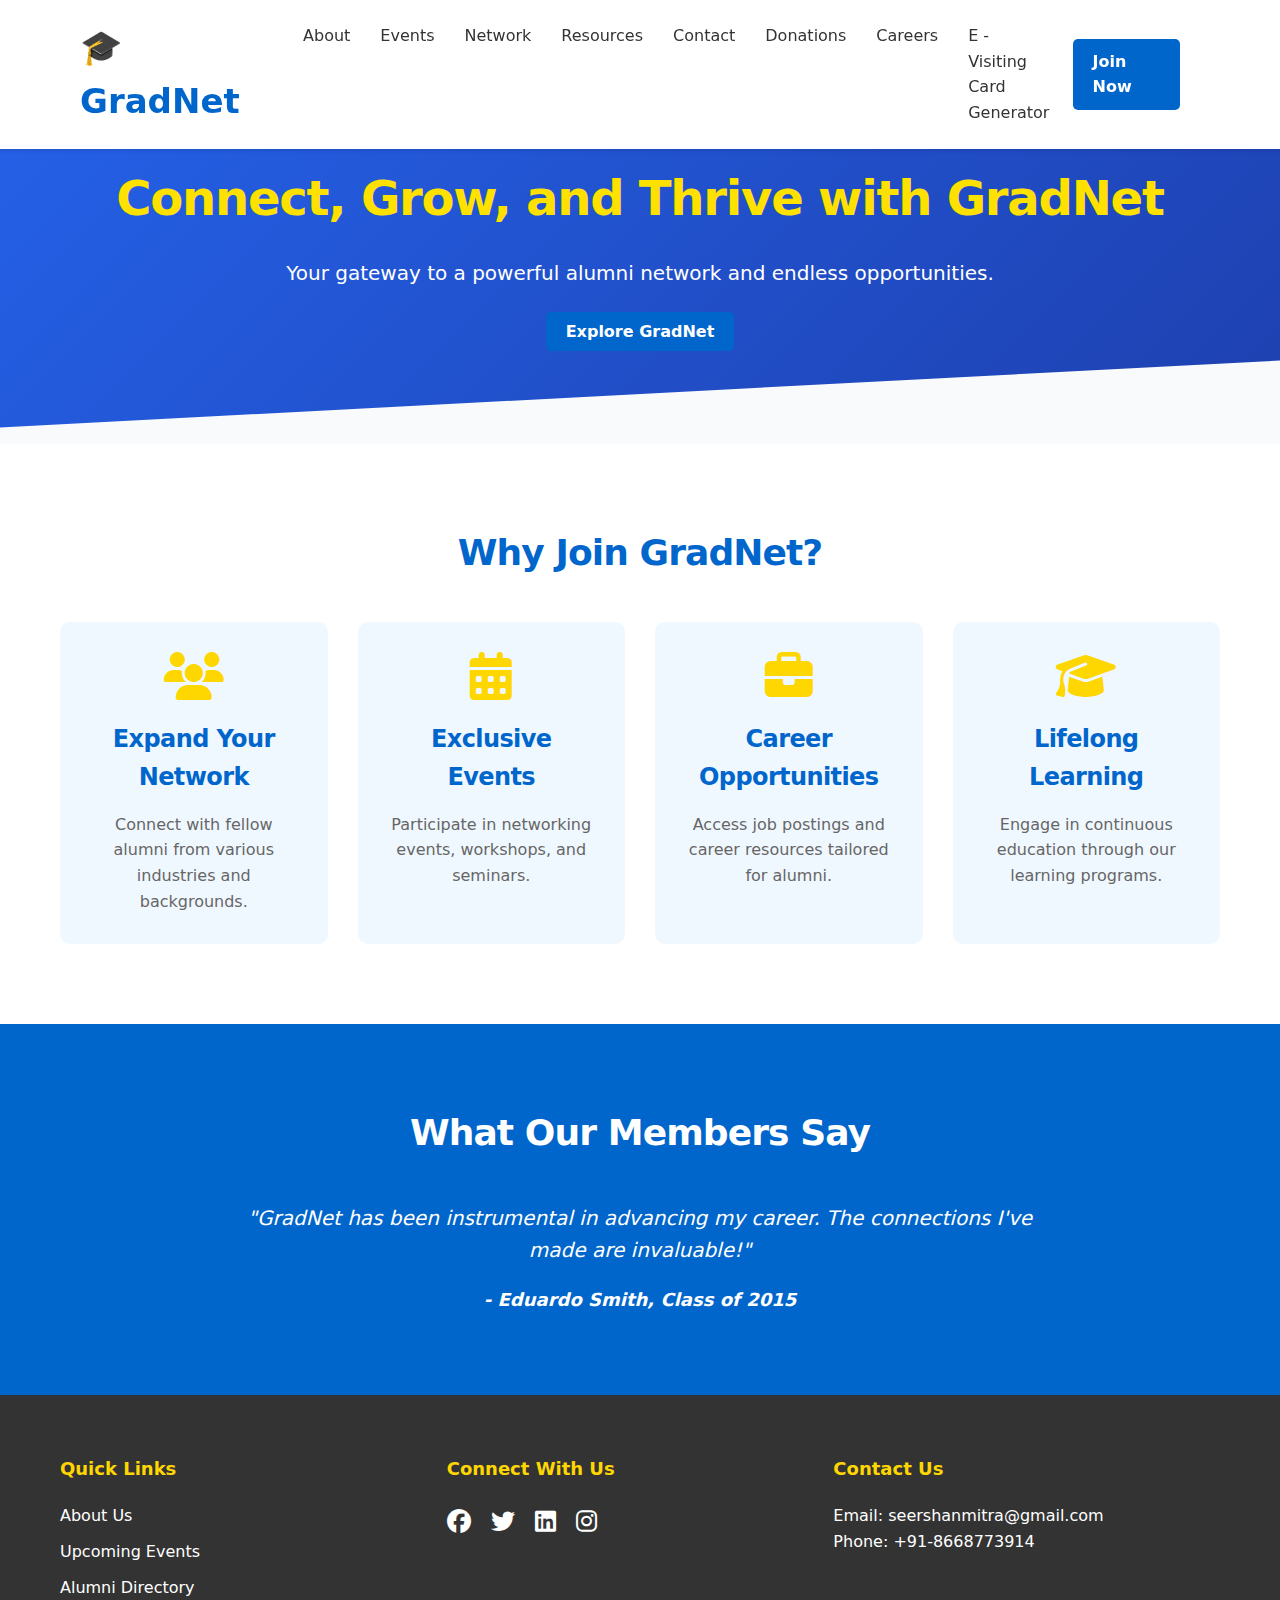
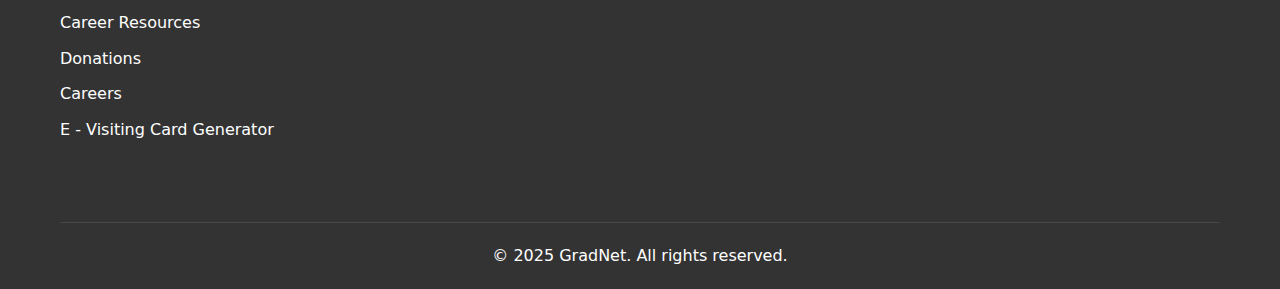
<file: index.html>
<!DOCTYPE html>
<html lang="en">
<head>
    <meta charset="UTF-8">
    <meta name="viewport" content="width=device-width, initial-scale=1.0">
    <title>GradNet - Alumni Association Platform</title>
    <link rel="stylesheet" href="styles.css">
    <link rel="stylesheet" href="https://cdnjs.cloudflare.com/ajax/libs/font-awesome/6.5.2/css/all.min.css">
    <link href="https://unpkg.com/aos@2.3.1/dist/aos.css" rel="stylesheet">
</head>
<body>
    <header>
        <nav class="glass-nav">
          <!-- Existing nav content -->
        </nav>
      </header>
      
      <style>
      .glass-nav {
        background: rgba(255, 255, 255, 0.95);
        backdrop-filter: blur(10px);
        box-shadow: 0 4px 30px rgba(0, 0, 0, 0.1);
      }
      </style>
    <header>
        <nav>
            <a href="#" class="logo">🎓GradNet</a>
            <div class="container">
              
                <ul class="nav-links">
                    <li><a href="about.html">About</a></li>
                    <li><a href="events.html">Events</a></li>
                    <li><a href="network.html">Network</a></li>
                    <li><a href="resources.html">Resources</a></li>
                    <li><a href="contact.html">Contact</a></li>
                    <li><a href="donation.html">Donations</a></li>
                    <li><a href="careers.html">Careers</a></li>
                    <li><a href="ai-profile-generator.html">E - Visiting Card Generator</a></li>

                </ul>
            </div>
            <a href="join.html" id="cta-button1" class="cta-button">Join Now</a>
        </nav>
    </header>

    <main>
        <section id="hero">
            <div class="container">
                <h1>Connect, Grow, and Thrive with GradNet</h1>
                <p>Your gateway to a powerful alumni network and endless opportunities.</p>
                <a href="#" class="cta-button">Explore GradNet</a>
            </div>
        </section>

        <section id="features">
            <div class="container">
                <h2>Why Join GradNet?</h2>
                <div class="feature-grid">
                    <div class="feature-card">
                        <i class="fas fa-users"></i>
                        <h3>Expand Your Network</h3>
                        <p>Connect with fellow alumni from various industries and backgrounds.</p>
                    </div>
                    <div class="feature-card">
                        <i class="fas fa-calendar-alt"></i>
                        <h3>Exclusive Events</h3>
                        <p>Participate in networking events, workshops, and seminars.</p>
                    </div>
                    <div class="feature-card">
                        <i class="fas fa-briefcase"></i>
                        <h3>Career Opportunities</h3>
                        <p>Access job postings and career resources tailored for alumni.</p>
                    </div>
                    <div class="feature-card">
                        <i class="fas fa-graduation-cap"></i>
                        <h3>Lifelong Learning</h3>
                        <p>Engage in continuous education through our learning programs.</p>
                    </div>
                </div>
            </div>
        </section>

        <section id="testimonials">
            <div class="container">
                <h2>What Our Members Say</h2>
                <div class="testimonial-slider">
                    <div class="testimonial">
                        <p>"GradNet has been instrumental in advancing my career. The connections I've made are invaluable!"</p>
                        <cite>- Seershan Mitra, Class of 2024</cite>
                    </div>
                    <!-- Add more testimonials as needed -->
                </div>
            </div>
        </section>
    </main>

    <footer>
        <div class="container">
            <div class="footer-content">
                <div class="footer-section">
                    <h4>Quick Links</h4>
                    <ul>
                        <li><a href="about.html">About Us</a></li>
                        <li><a href="events.html">Upcoming Events</a></li>
                        <li><a href="network.html">Alumni Directory</a></li>
                        <li><a href="resources.html">Career Resources</a></li>
                        <li><a href="donation.html">Donations</a></li>
                        <li><a href="careers.html">Careers</a></li>
                        <li><a href="ai-profile-generator.html">E - Visiting Card Generator</a></li>

                    </ul>
                </div>
                <div class="footer-section">
                    <h4>Connect With Us</h4>
                    <div class="social-icons">
                        <a href="#"><i class="fab fa-facebook"></i></a>
                        <a href="#"><i class="fab fa-twitter"></i></a>
                        <a href="#"><i class="fab fa-linkedin"></i></a>
                        <a href="#"><i class="fab fa-instagram"></i></a>
                    </div>
                </div>
                <div class="footer-section">
                    <h4>Contact Us</h4>
                    <p>Email: seershanmitra@gmail.com</p>
                    <p>Phone: +91-8668773914</p>
                </div>
            </div>
            <div class="footer-bottom">
                <p>&copy; 2025 GradNet. All rights reserved.</p>
            </div>
        </div>
    </footer>

    <script src="indexscript.js"></script>
</body>
</html>
</file>
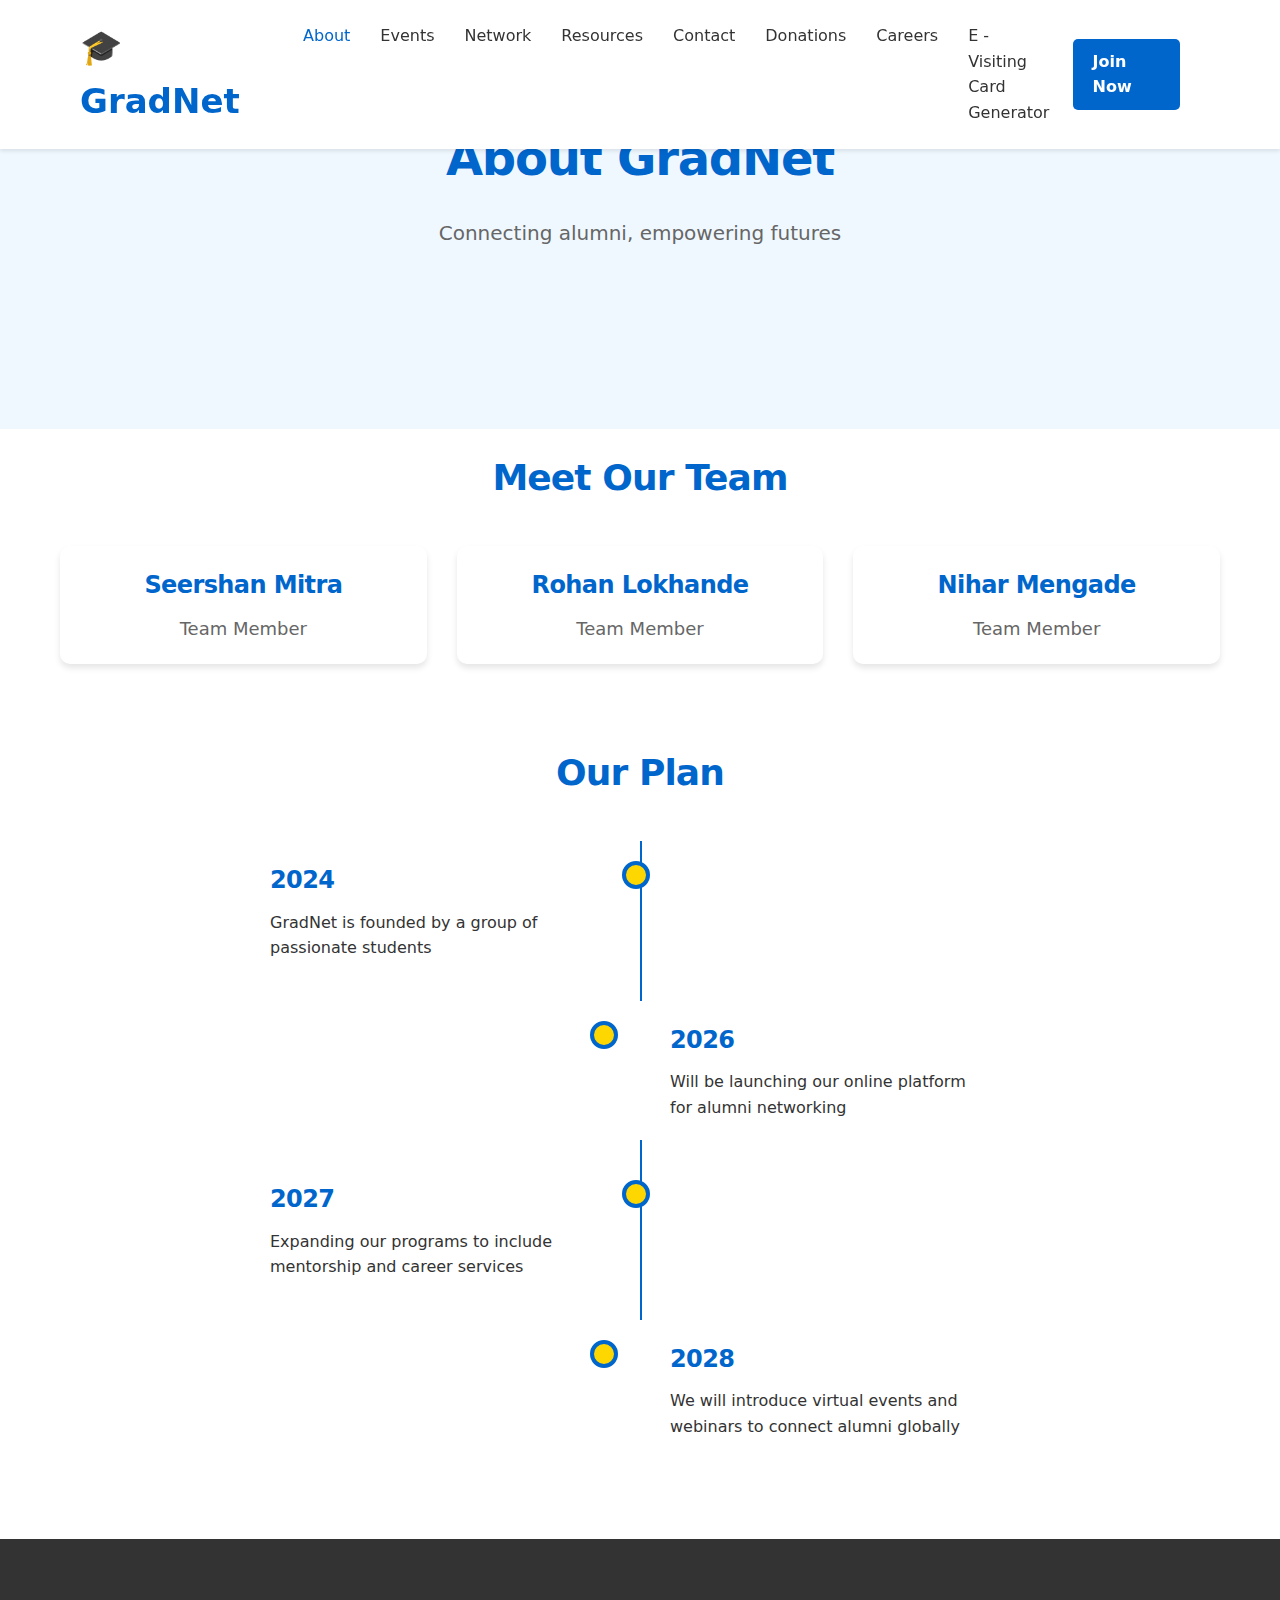
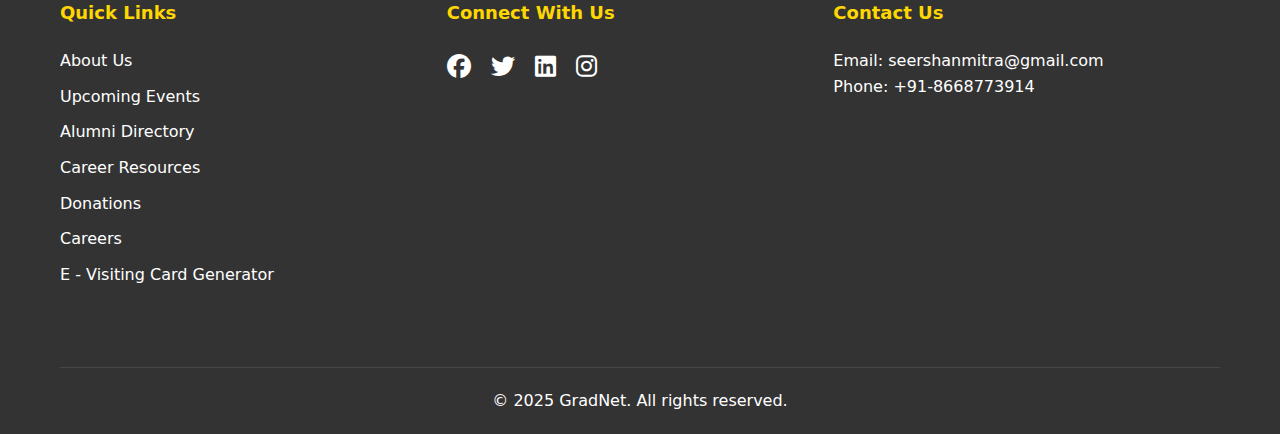
<file: about.html>
<!DOCTYPE html>
<html lang="en">
<head>
    <meta charset="UTF-8">
    <meta name="viewport" content="width=device-width, initial-scale=1.0">
    <title>About Us - GradNet</title>
    <link rel="stylesheet" href="aboutstyles.css">
    <link rel="stylesheet" href="https://cdnjs.cloudflare.com/ajax/libs/font-awesome/6.5.2/css/all.min.css">
    <link href="https://unpkg.com/aos@2.3.1/dist/aos.css" rel="stylesheet">
</head>
<body>
    <header>
        <nav class="glass-nav">
          <!-- Existing nav content -->
        </nav>
      </header>
      
      <style>
      .glass-nav {
        background: rgba(255, 255, 255, 0.95);
        backdrop-filter: blur(10px);
        box-shadow: 0 4px 30px rgba(0, 0, 0, 0.1);
      }
      </style>
    <header>
        <nav>
            <a href="index.html" class="logo">🎓GradNet</a>
            <div class="container">
                <ul class="nav-links">
                    <li><a href="about.html" class="active">About</a></li>
                    <li><a href="events.html">Events</a></li>
                    <li><a href="network.html">Network</a></li>
                    <li><a href="resources.html">Resources</a></li>
                    <li><a href="contact.html">Contact</a></li>
                    <li><a href="donation.html">Donations</a></li>
                    <li><a href="careers.html">Careers</a></li>
                    <li><a href="ai-profile-generator.html">E - Visiting Card Generator</a></li>
                </ul>
            </div>
            <a href="join.html" id="cta-button1" class="cta-button">Join Now</a>
        </nav>
    </header>

    <main>
        <section id="about-hero" class="page-hero">
            <div class="container">
                <h1>About GradNet</h1>
                <p>Connecting alumni, empowering futures</p>
            </div>
        </section>

        <section id="team"></section>
            <div class="container">
                <h2><b>Meet Our Team</b></h2>
                <div class="team-grid">
                    <div class="team-member">
                        <h3>Seershan Mitra</h3>
                        <p>Team Member</p>
                    </div>
                    <div class="team-member">
                        <h3>Rohan Lokhande</h3>
                        <p>Team Member</p>
                    </div>
                    <div class="team-member">
                        <h3>Nihar Mengade</h3>
                        <p>Team Member</p>
                    </div>
                </div>
            </div>
        </section>

        <section id="history">
            <div class="container">
                <h2>Our Plan</h2>
                <div class="timeline">
                    <div class="timeline-item">
                        <div class="timeline-content">
                            <h3>2024</h3>
                            <p>GradNet is founded by a group of passionate students</p>
                        </div>
                    </div>
                    <div class="timeline-item">
                        <div class="timeline-content">
                            <h3>2026</h3>
                            <p>Will be launching our online platform for alumni networking</p>
                        </div>
                    </div>
                    <div class="timeline-item">
                        <div class="timeline-content">
                            <h3>2027</h3>
                            <p>Expanding our programs to include mentorship and career services</p>
                        </div>
                    </div>
                    <div class="timeline-item">
                        <div class="timeline-content">
                            <h3>2028</h3>
                            <p>We will introduce virtual events and webinars to connect alumni globally</p>
                        </div>
                    </div>
                </div>
            </div>
        </section>
    </main>

    <footer>
        <div class="container">
            <div class="footer-content">
                <div class="footer-section">
                    <h4>Quick Links</h4>
                    <ul>
                        <li><a href="about.html">About Us</a></li>
                        <li><a href="events.html">Upcoming Events</a></li>
                        <li><a href="network.html">Alumni Directory</a></li>
                        <li><a href="resources.html">Career Resources</a></li>
                        <li><a href="donation.html">Donations</a></li>
                        <li><a href="careers.html">Careers</a></li>
                        <li><a href="ai-profile-generator.html">E - Visiting Card Generator</a></li>

                    </ul>
                </div>
                <div class="footer-section">
                    <h4>Connect With Us</h4>
                    <div class="social-icons">
                        <a href="#"><i class="fab fa-facebook"></i></a>
                        <a href="#"><i class="fab fa-twitter"></i></a>
                        <a href="#"><i class="fab fa-linkedin"></i></a>
                        <a href="#"><i class="fab fa-instagram"></i></a>
                    </div>
                </div>
                <div class="footer-section">
                    <h4>Contact Us</h4>
                    <p>Email: seershanmitra@gmail.com</p>
                    <p>Phone: +91-8668773914</p>
                </div>
            </div>
            <div class="footer-bottom">
                <p>&copy; 2025 GradNet. All rights reserved.</p>
            </div>
        </div>
    </footer>

    <script src="aboutscript.js"></script>
</body>
</html>
</file>
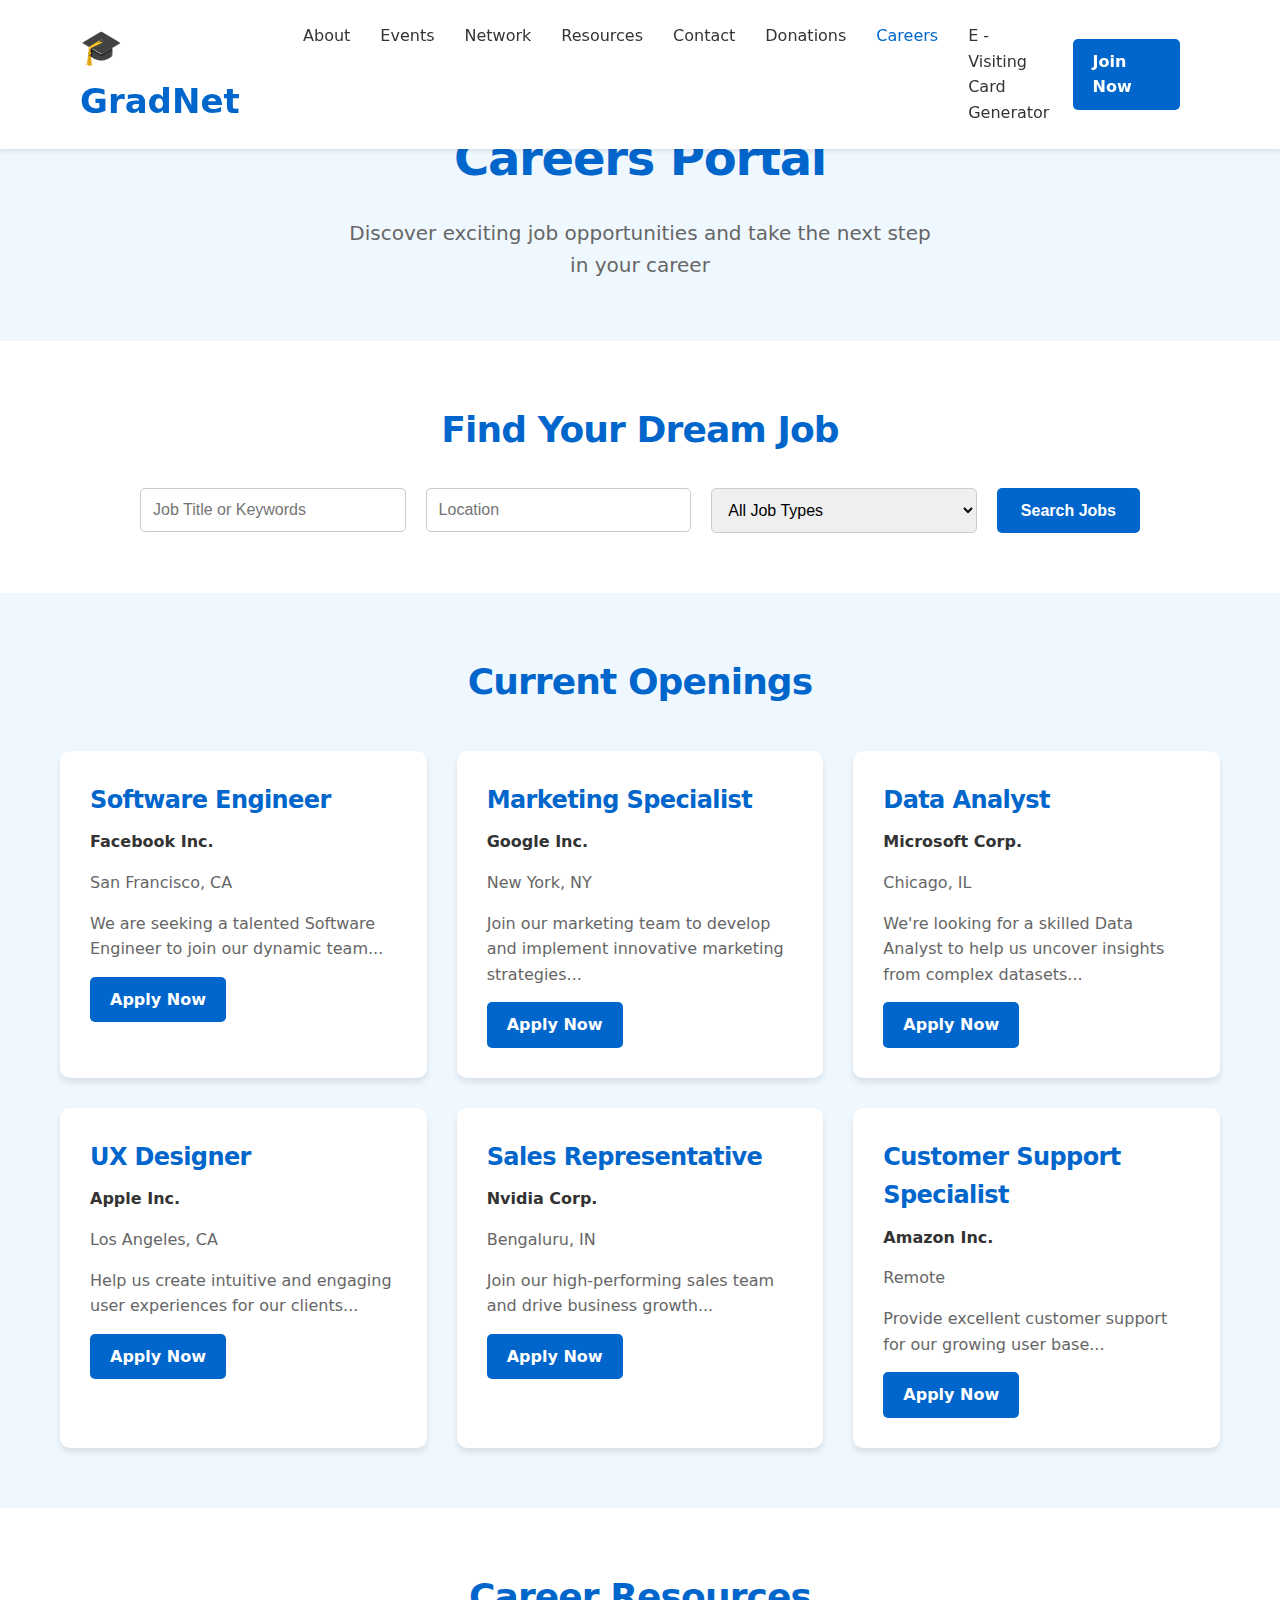
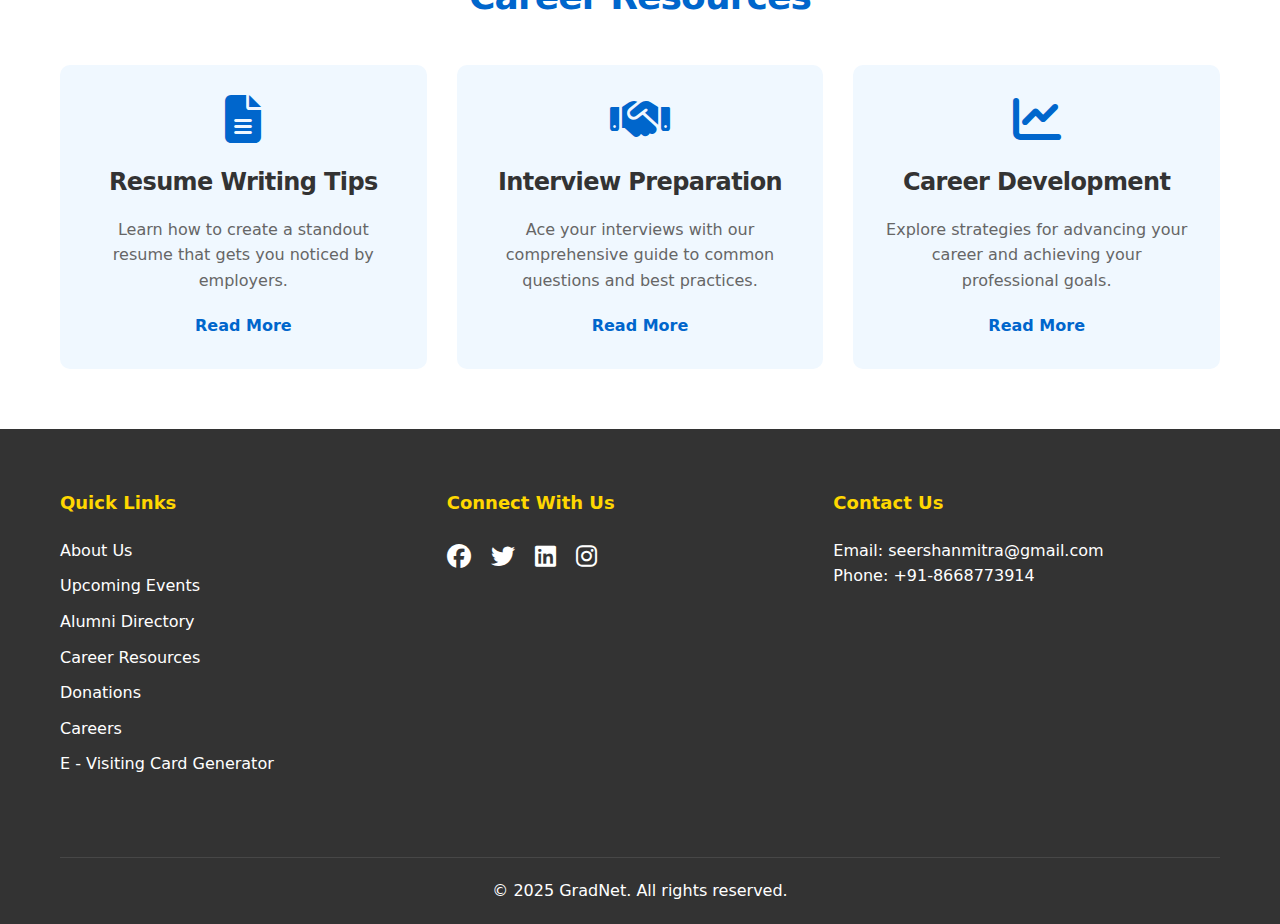
<file: careers.html>
<!DOCTYPE html>
<html lang="en">
<head>
    <meta charset="UTF-8">
    <meta name="viewport" content="width=device-width, initial-scale=1.0">
    <title>Careers Portal - GradNet</title>
    <link rel="stylesheet" href="networkstyles.css">
    <link rel="stylesheet" href="careersstyles.css">
    <link rel="stylesheet" href="https://cdnjs.cloudflare.com/ajax/libs/font-awesome/6.5.2/css/all.min.css">
    <link href="https://unpkg.com/aos@2.3.1/dist/aos.css" rel="stylesheet">
</head>
<body>
    <header>
        <nav class="glass-nav">
            <a href="index.html" class="logo">🎓GradNet</a>
            <div class="container">
                <ul class="nav-links">
                    <li><a href="about.html">About</a></li>
                    <li><a href="events.html">Events</a></li>
                    <li><a href="network.html">Network</a></li>
                    <li><a href="resources.html">Resources</a></li>
                    <li><a href="contact.html">Contact</a></li>
                    <li><a href="donation.html">Donations</a></li>
                    <li><a href="careers.html" class="active">Careers</a></li>
                    <li><a href="ai-profile-generator.html">E - Visiting Card Generator</a></li>

                </ul>
            </div>
            <a href="join.html" id="cta-button1" class="cta-button">Join Now</a>
        </nav>
    </header>

    <main>
        <section id="careers-hero" class="page-hero">
            <div class="container">
                <h1>Careers Portal</h1>
                <p>Discover exciting job opportunities and take the next step in your career</p>
            </div>
        </section>

        <section id="job-search">
            <div class="container">
                <h2>Find Your Dream Job</h2>
                <form id="job-search-form" class="search-form">
                    <div class="form-group">
                        <input type="text" id="job-title" name="job-title" placeholder="Job Title or Keywords" class="form-input">
                    </div>
                    <div class="form-group">
                        <input type="text" id="location" name="location" placeholder="Location" class="form-input">
                    </div>
                    <div class="form-group">
                        <select id="job-type" name="job-type" class="form-input">
                            <option value="">All Job Types</option>
                            <option value="full-time">Full Time</option>
                            <option value="part-time">Part Time</option>
                            <option value="contract">Contract</option>
                            <option value="internship">Internship</option>
                        </select>
                    </div>
                    <button type="submit" class="search-button">Search Jobs</button>
                </form>
            </div>
        </section>

        <section id="job-listings">
            <div class="container">
                <h2>Current Openings</h2>
                <div id="job-list" class="job-grid">
                    <!-- Job listings will be dynamically inserted here -->
                </div>
            </div>
        </section>

        <section id="career-resources">
            <div class="container">
                <h2>Career Resources</h2>
                <div class="resource-grid">
                    <div class="resource-card">
                        <i class="fas fa-file-alt"></i>
                        <h3>Resume Writing Tips</h3>
                        <p>Learn how to create a standout resume that gets you noticed by employers.</p>
                        <a href="#" class="resource-link">Read More</a>
                    </div>
                    <div class="resource-card">
                        <i class="fas fa-handshake"></i>
                        <h3>Interview Preparation</h3>
                        <p>Ace your interviews with our comprehensive guide to common questions and best practices.</p>
                        <a href="#" class="resource-link">Read More</a>
                    </div>
                    <div class="resource-card">
                        <i class="fas fa-chart-line"></i>
                        <h3>Career Development</h3>
                        <p>Explore strategies for advancing your career and achieving your professional goals.</p>
                        <a href="#" class="resource-link">Read More</a>
                    </div>
                </div>
            </div>
        </section>
    </main>

    <footer>
        <div class="container">
            <div class="footer-content">
                <div class="footer-section">
                    <h4>Quick Links</h4>
                    <ul>
                        <li><a href="about.html">About Us</a></li>
                        <li><a href="events.html">Upcoming Events</a></li>
                        <li><a href="network.html">Alumni Directory</a></li>
                        <li><a href="resources.html">Career Resources</a></li>
                        <li><a href="donation.html">Donations</a></li>
                        <li><a href="careers.html">Careers</a></li>
                        <li><a href="ai-profile-generator.html">E - Visiting Card Generator</a></li>

                    </ul>
                </div>
                <div class="footer-section">
                    <h4>Connect With Us</h4>
                    <div class="social-icons">
                        <a href="#"><i class="fab fa-facebook"></i></a>
                        <a href="#"><i class="fab fa-twitter"></i></a>
                        <a href="#"><i class="fab fa-linkedin"></i></a>
                        <a href="#"><i class="fab fa-instagram"></i></a>
                    </div>
                </div>
                <div class="footer-section">
                    <h4>Contact Us</h4>
                    <p>Email: seershanmitra@gmail.com</p>
                    <p>Phone: +91-8668773914</p>
                </div>
            </div>
            <div class="footer-bottom">
                <p>&copy; 2025 GradNet. All rights reserved.</p>
            </div>
        </div>
    </footer>

    <script src="careersscript.js"></script>
</body>
</html>
</file>
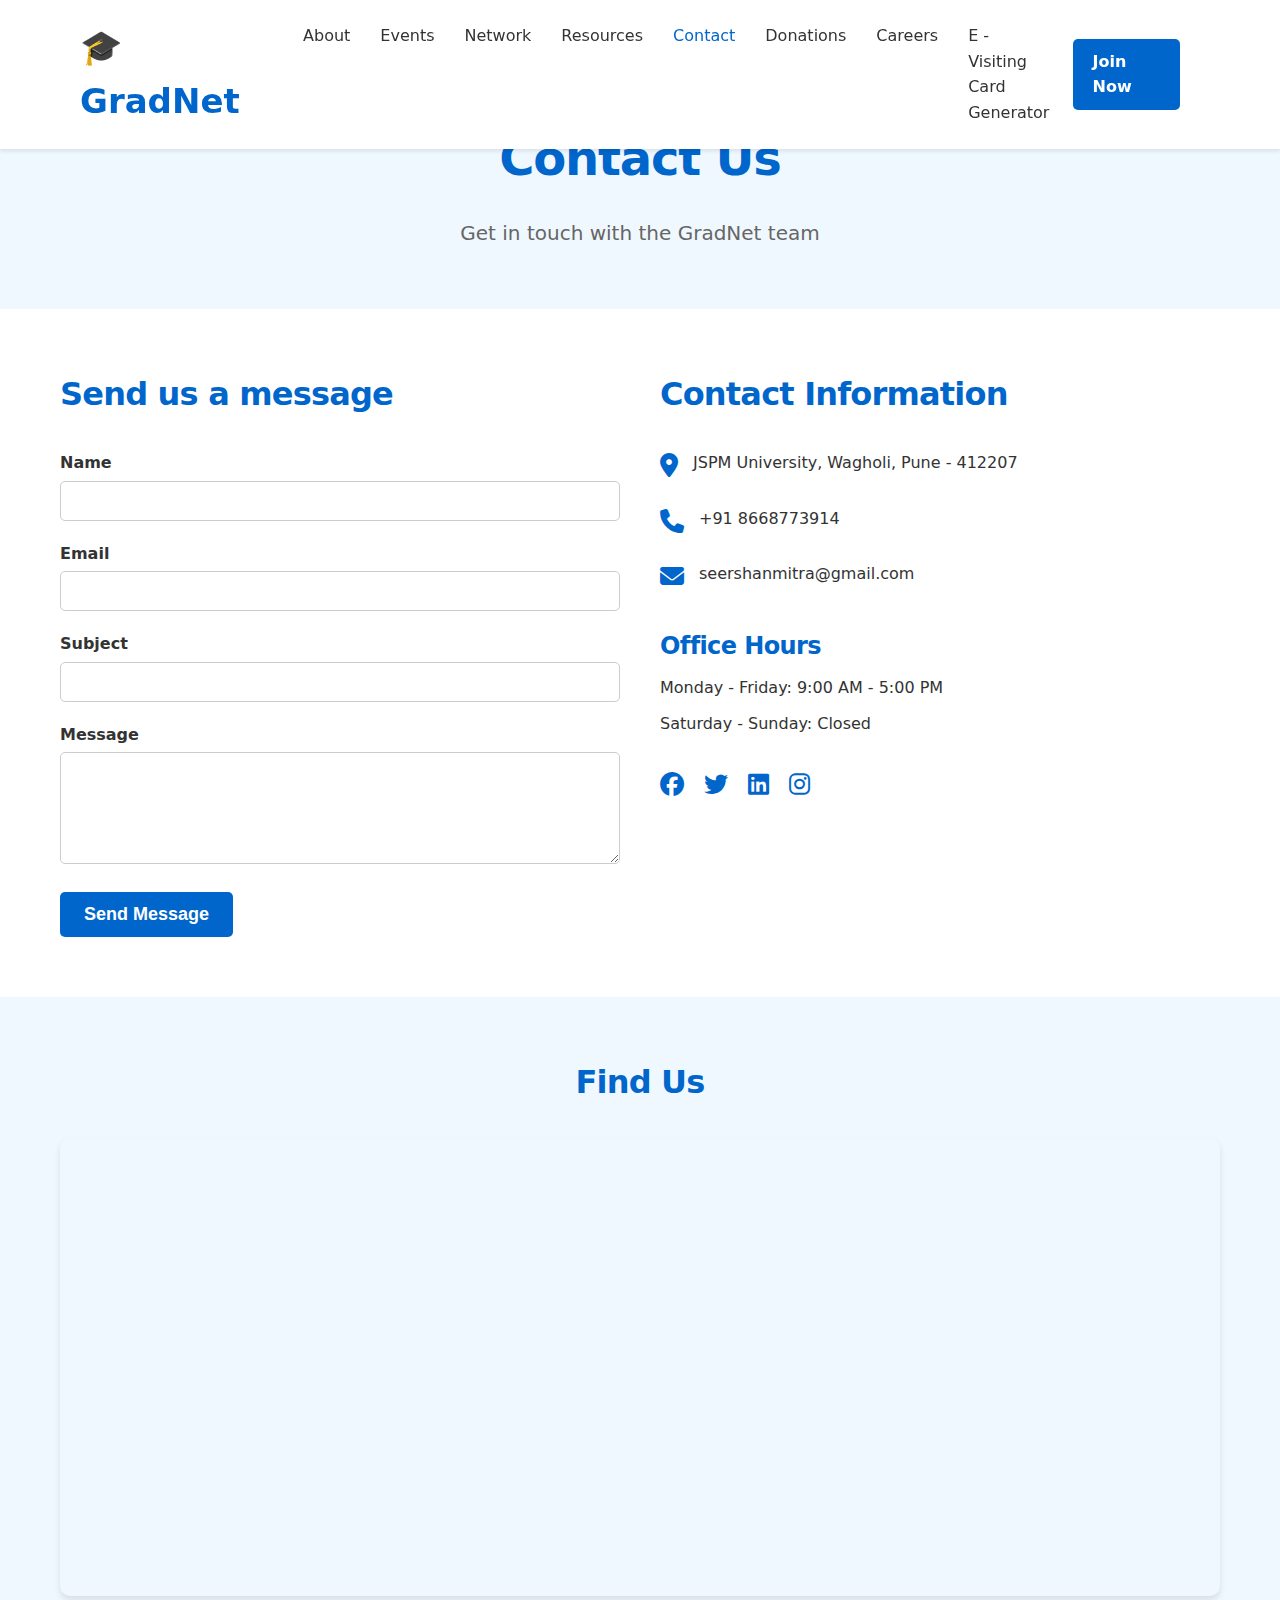
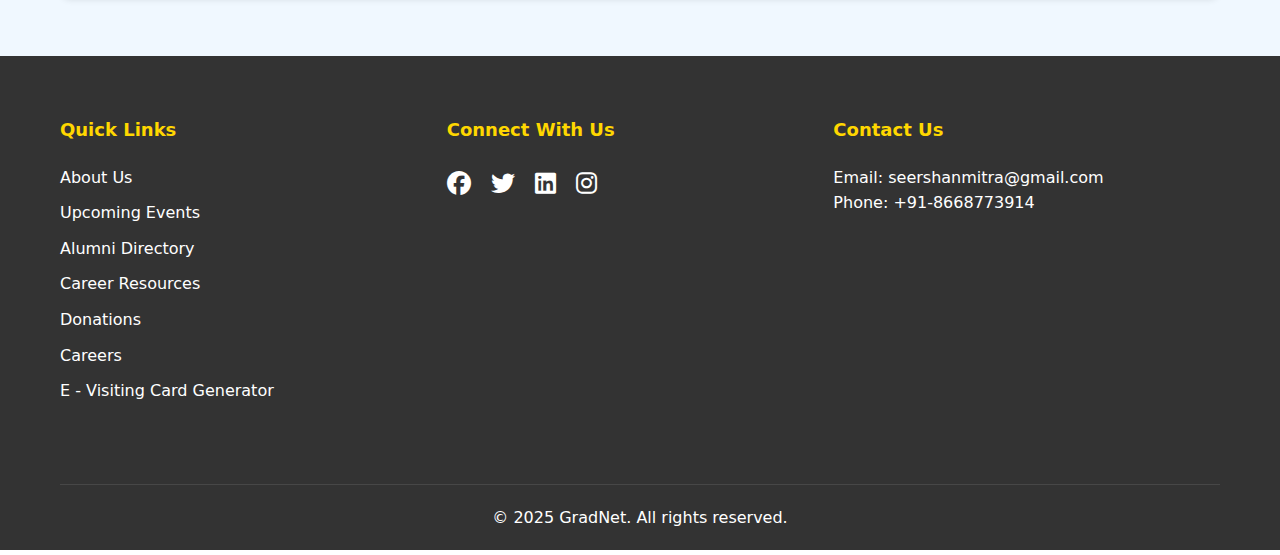
<file: contact.html>
<!DOCTYPE html>
<html lang="en">
<head>
    <meta charset="UTF-8">
    <meta name="viewport" content="width=device-width, initial-scale=1.0">
    <title>Contact Us - GradNet</title>
    <link rel="stylesheet" href="contactstyles.css">
    <link rel="stylesheet" href="https://cdnjs.cloudflare.com/ajax/libs/font-awesome/6.5.2/css/all.min.css">
    <link href="https://unpkg.com/aos@2.3.1/dist/aos.css" rel="stylesheet">
</head>
<body>
    <header>
        <nav class="glass-nav">
          <!-- Existing nav content -->
        </nav>
      </header>
      
      <style>
      .glass-nav {
        background: rgba(255, 255, 255, 0.95);
        backdrop-filter: blur(10px);
        box-shadow: 0 4px 30px rgba(0, 0, 0, 0.1);
      }
      </style>
    <header>
        <nav>
            <a href="index.html" class="logo">🎓GradNet</a>
            <div class="container">
                <ul class="nav-links">
                    <li><a href="about.html">About</a></li>
                    <li><a href="events.html">Events</a></li>
                    <li><a href="network.html">Network</a></li>
                    <li><a href="resources.html">Resources</a></li>
                    <li><a href="contact.html" class="active">Contact</a></li>
                    <li><a href="donation.html">Donations</a></li>
                    <li><a href="careers.html">Careers</a></li>
                    <li><a href="ai-profile-generator.html">E - Visiting Card Generator</a></li>

                </ul>
            </div>
            <a href="join.html" id="cta-button1" class="cta-button">Join Now</a>
        </nav>
    </header>

    <main>
        <section id="contact-hero" class="page-hero">
            <div class="container">
                <h1>Contact Us</h1>
                <p>Get in touch with the GradNet team</p>
            </div>
        </section>

        <section id="contact-content">
            <div class="container">
                <div class="contact-grid">
                    <div class="contact-form">
                        <h2>Send us a message</h2>
                        <form id="contact-form">
                            <div class="form-group">
                                <label for="name">Name</label>
                                <input type="text" id="name" name="name" required>
                            </div>
                            <div class="form-group">
                                <label for="email">Email</label>
                                <input type="email" id="email" name="email" required>
                            </div>
                            <div class="form-group">
                                <label for="subject">Subject</label>
                                <input type="text" id="subject" name="subject" required>
                            </div>
                            <div class="form-group">
                                <label for="message">Message</label>
                                <textarea id="message" name="message" rows="5" required></textarea>
                            </div>
                            <button type="submit" class="submit-button">Send Message</button>
                        </form>
                    </div>
                    <div class="contact-info">
                        <h2>Contact Information</h2>
                        <ul class="info-list">
                            <li>
                                <i class="fas fa-map-marker-alt"></i>
                                <p>JSPM University, Wagholi, Pune - 412207</p>
                            </li>
                            <li>
                                <i class="fas fa-phone"></i>
                                <p>+91 8668773914</p>
                            </li>
                            <li>
                                <i class="fas fa-envelope"></i>
                                <p>seershanmitra@gmail.com</p>
                            </li>
                        </ul>
                        <h3>Office Hours</h3>
                        <p>Monday - Friday: 9:00 AM - 5:00 PM</p>
                        <p>Saturday - Sunday: Closed</p>
                        <div class="social-links">
                            <a href="#" aria-label="Facebook"><i class="fab fa-facebook"></i></a>
                            <a href="#" aria-label="Twitter"><i class="fab fa-twitter"></i></a>
                            <a href="#" aria-label="LinkedIn"><i class="fab fa-linkedin"></i></a>
                            <a href="#" aria-label="Instagram"><i class="fab fa-instagram"></i></a>
                        </div>
                    </div>
                </div>
            </div>
        </section>

        <section id="map-section">
            <div class="container">
                <h2>Find Us</h2>
                <div class="map-container">
                    <iframe
                        src="https://www.google.com/maps/embed?pb=!1m18!1m12!1m3!1d3781.7504289780995!2d74.00069417519323!3d18.585287032520835!2m3!1f0!2f0!3f0!3m2!1i1024!2i768!4f13.1!3m3!1m2!1s0x3bc2c3986764c997%3A0x7590235aa4c437a1!2sJSPM%20University%20Pune!5e0!3m2!1sen!2sin!4v1726394284801!5m2!1sen!2sin"
                        width="100%" height="450" style="border:0;" allowfullscreen="" loading="lazy">
                    </iframe>
                </div>
            </div>
        </section>
    </main>

    <footer>
        <div class="container">
            <div class="footer-content">
                <div class="footer-section">
                    <h4>Quick Links</h4>
                    <ul>
                        <li><a href="about.html">About Us</a></li>
                        <li><a href="events.html">Upcoming Events</a></li>
                        <li><a href="network.html">Alumni Directory</a></li>
                        <li><a href="resources.html">Career Resources</a></li>
                        <li><a href="donation.html">Donations</a></li>
                        <li><a href="careers.html">Careers</a></li>
                        <li><a href="ai-profile-generator.html">E - Visiting Card Generator</a></li>

                    </ul>
                </div>
                <div class="footer-section">
                    <h4>Connect With Us</h4>
                    <div class="social-icons">
                        <a href="#" aria-label="Facebook"><i class="fab fa-facebook"></i></a>
                        <a href="#" aria-label="Twitter"><i class="fab fa-twitter"></i></a>
                        <a href="#" aria-label="LinkedIn"><i class="fab fa-linkedin"></i></a>
                        <a href="#" aria-label="Instagram"><i class="fab fa-instagram"></i></a>
                    </div>
                </div>
                <div class="footer-section">
                    <h4>Contact Us</h4>
                    <p>Email: seershanmitra@gmail.com</p>
                    <p>Phone: +91-8668773914</p>
                </div>
            </div>
            <div class="footer-bottom">
                <p>&copy; 2025 GradNet. All rights reserved.</p>
            </div>
        </div>
    </footer>

    <script src="contactscript.js"></script>
</body>
</html>
</file>
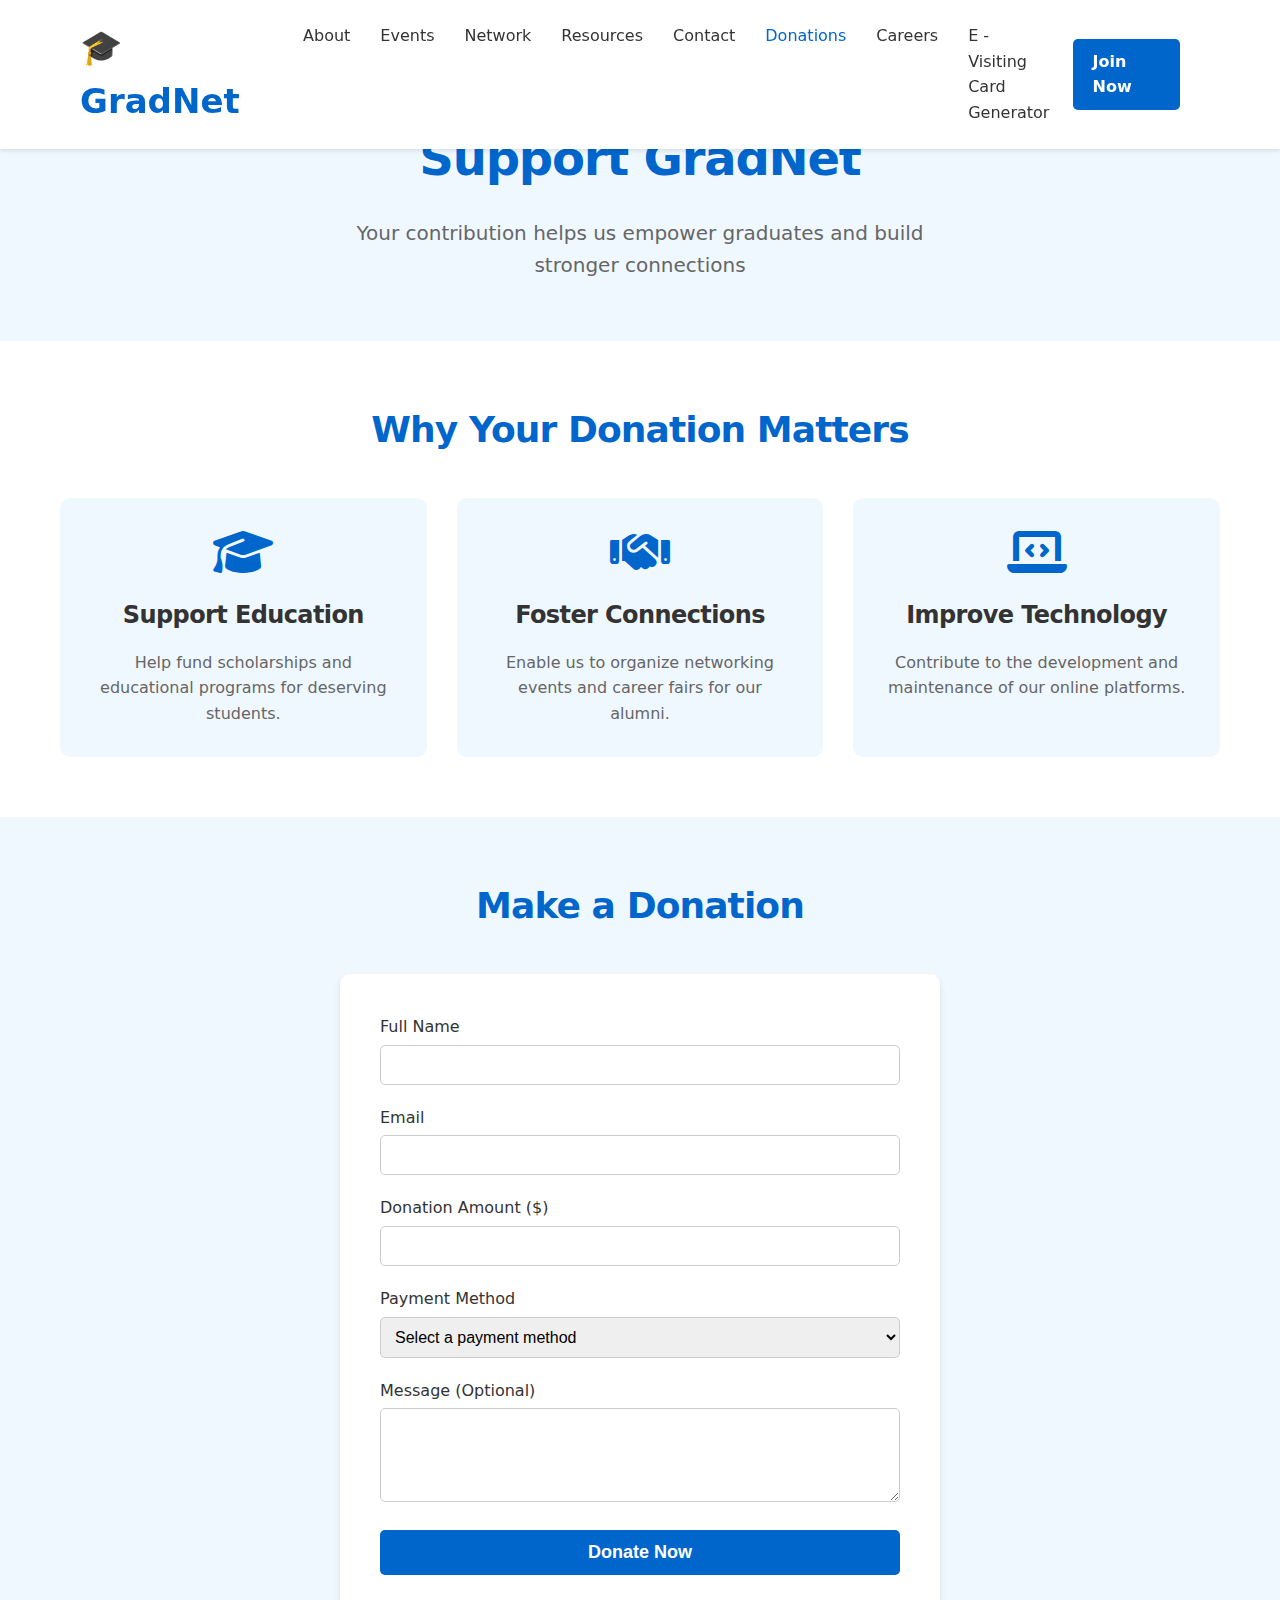
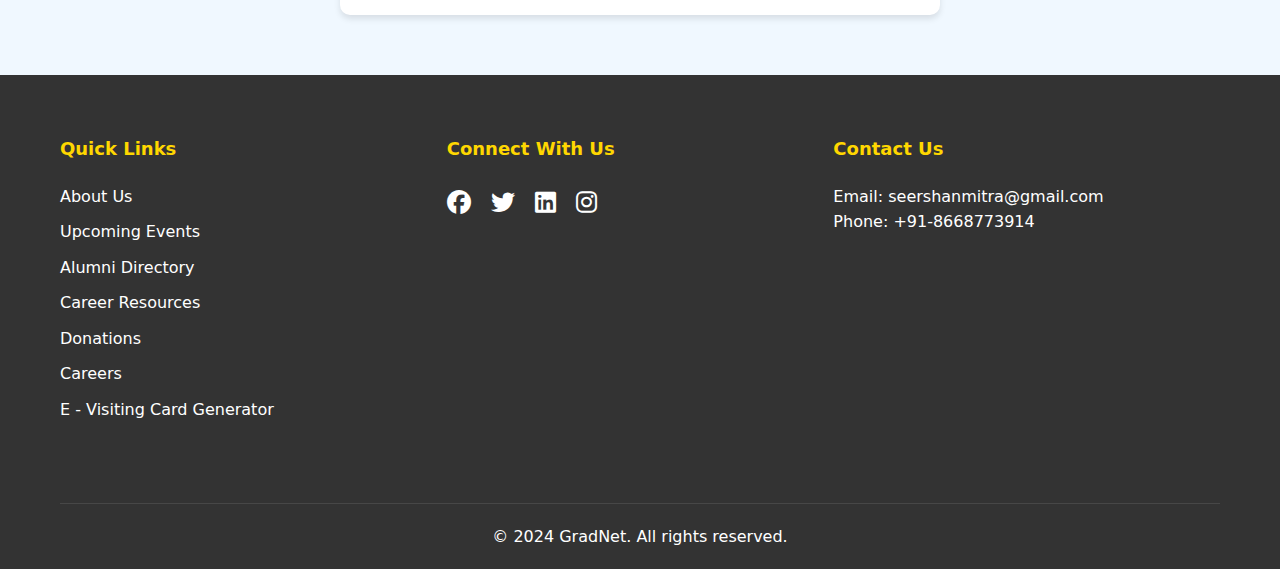
<file: donation.html>
<!DOCTYPE html>
<html lang="en">
<head>
    <meta charset="UTF-8">
    <meta name="viewport" content="width=device-width, initial-scale=1.0">
    <title>Donation Portal - GradNet</title>
    <link rel="stylesheet" href="networkstyles.css">
    <link rel="stylesheet" href="donationstyles.css">
    <link rel="stylesheet" href="https://cdnjs.cloudflare.com/ajax/libs/font-awesome/6.5.2/css/all.min.css">
    <link href="https://unpkg.com/aos@2.3.1/dist/aos.css" rel="stylesheet">
</head>
<body>
    <header>
        <nav class="glass-nav">
            <a href="index.html" class="logo">🎓GradNet</a>
            <div class="container">
                <ul class="nav-links">
                    <li><a href="about.html">About</a></li>
                    <li><a href="events.html">Events</a></li>
                    <li><a href="network.html">Network</a></li>
                    <li><a href="resources.html">Resources</a></li>
                    <li><a href="contact.html">Contact</a></li>
                    <li><a href="donation.html" class="active">Donations</a></li>
                    <li><a href="careers.html">Careers</a></li>
                    <li><a href="ai-profile-generator.html">E - Visiting Card Generator</a></li>

                </ul>
            </div>
            <a href="join.html" id="cta-button1" class="cta-button">Join Now</a>
        </nav>
    </header>

    <main>
        <section id="donation-hero" class="page-hero">
            <div class="container">
                <h1>Support GradNet</h1>
                <p>Your contribution helps us empower graduates and build stronger connections</p>
            </div>
        </section>

        <section id="donation-info">
            <div class="container">
                <h2>Why Your Donation Matters</h2>
                <div class="info-grid">
                    <div class="info-card">
                        <i class="fas fa-graduation-cap"></i>
                        <h3>Support Education</h3>
                        <p>Help fund scholarships and educational programs for deserving students.</p>
                    </div>
                    <div class="info-card">
                        <i class="fas fa-handshake"></i>
                        <h3>Foster Connections</h3>
                        <p>Enable us to organize networking events and career fairs for our alumni.</p>
                    </div>
                    <div class="info-card">
                        <i class="fas fa-laptop-code"></i>
                        <h3>Improve Technology</h3>
                        <p>Contribute to the development and maintenance of our online platforms.</p>
                    </div>
                </div>
            </div>
        </section>

        <section id="donation-form">
            <div class="container">
                <h2>Make a Donation</h2>
                <form id="donate-form">
                    <div class="form-group">
                        <label for="name">Full Name</label>
                        <input type="text" id="name" name="name" required>
                    </div>
                    <div class="form-group">
                        <label for="email">Email</label>
                        <input type="email" id="email" name="email" required>
                    </div>
                    <div class="form-group">
                        <label for="amount">Donation Amount ($)</label>
                        <input type="number" id="amount" name="amount" min="1" required>
                    </div>
                    <div class="form-group">
                        <label for="payment-method">Payment Method</label>
                        <select id="payment-method" name="payment-method" required>
                            <option value="">Select a payment method</option>
                            <option value="credit-card">Credit Card</option>
                            <option value="paypal">PayPal</option>
                            <option value="bank-transfer">Bank Transfer</option>
                        </select>
                    </div>
                    <div class="form-group">
                        <label for="message">Message (Optional)</label>
                        <textarea id="message" name="message" rows="4"></textarea>
                    </div>
                    <button type="submit" class="donate-button">Donate Now</button>
                </form>
            </div>
        </section>
    </main>

    <footer>
        <div class="container">
            <div class="footer-content">
                <div class="footer-section">
                    <h4>Quick Links</h4>
                    <ul>
                        <li><a href="about.html">About Us</a></li>
                        <li><a href="events.html">Upcoming Events</a></li>
                        <li><a href="network.html">Alumni Directory</a></li>
                        <li><a href="resources.html">Career Resources</a></li>
                        <li><a href="donation.html">Donations</a></li>
                        <li><a href="careers.html">Careers</a></li>
                        <li><a href="ai-profile-generator.html">E - Visiting Card Generator</a></li>

                    </ul>
                </div>
                <div class="footer-section">
                    <h4>Connect With Us</h4>
                    <div class="social-icons">
                        <a href="#"><i class="fab fa-facebook"></i></a>
                        <a href="#"><i class="fab fa-twitter"></i></a>
                        <a href="#"><i class="fab fa-linkedin"></i></a>
                        <a href="#"><i class="fab fa-instagram"></i></a>
                    </div>
                </div>
                <div class="footer-section">
                    <h4>Contact Us</h4>
                    <p>Email: seershanmitra@gmail.com</p>
                    <p>Phone: +91-8668773914</p>
                </div>
            </div>
            <div class="footer-bottom">
                <p>&copy; 2024 GradNet. All rights reserved.</p>
            </div>
        </div>
    </footer>

    <script src="donationscript.js"></script>
</body>
</html>
</file>
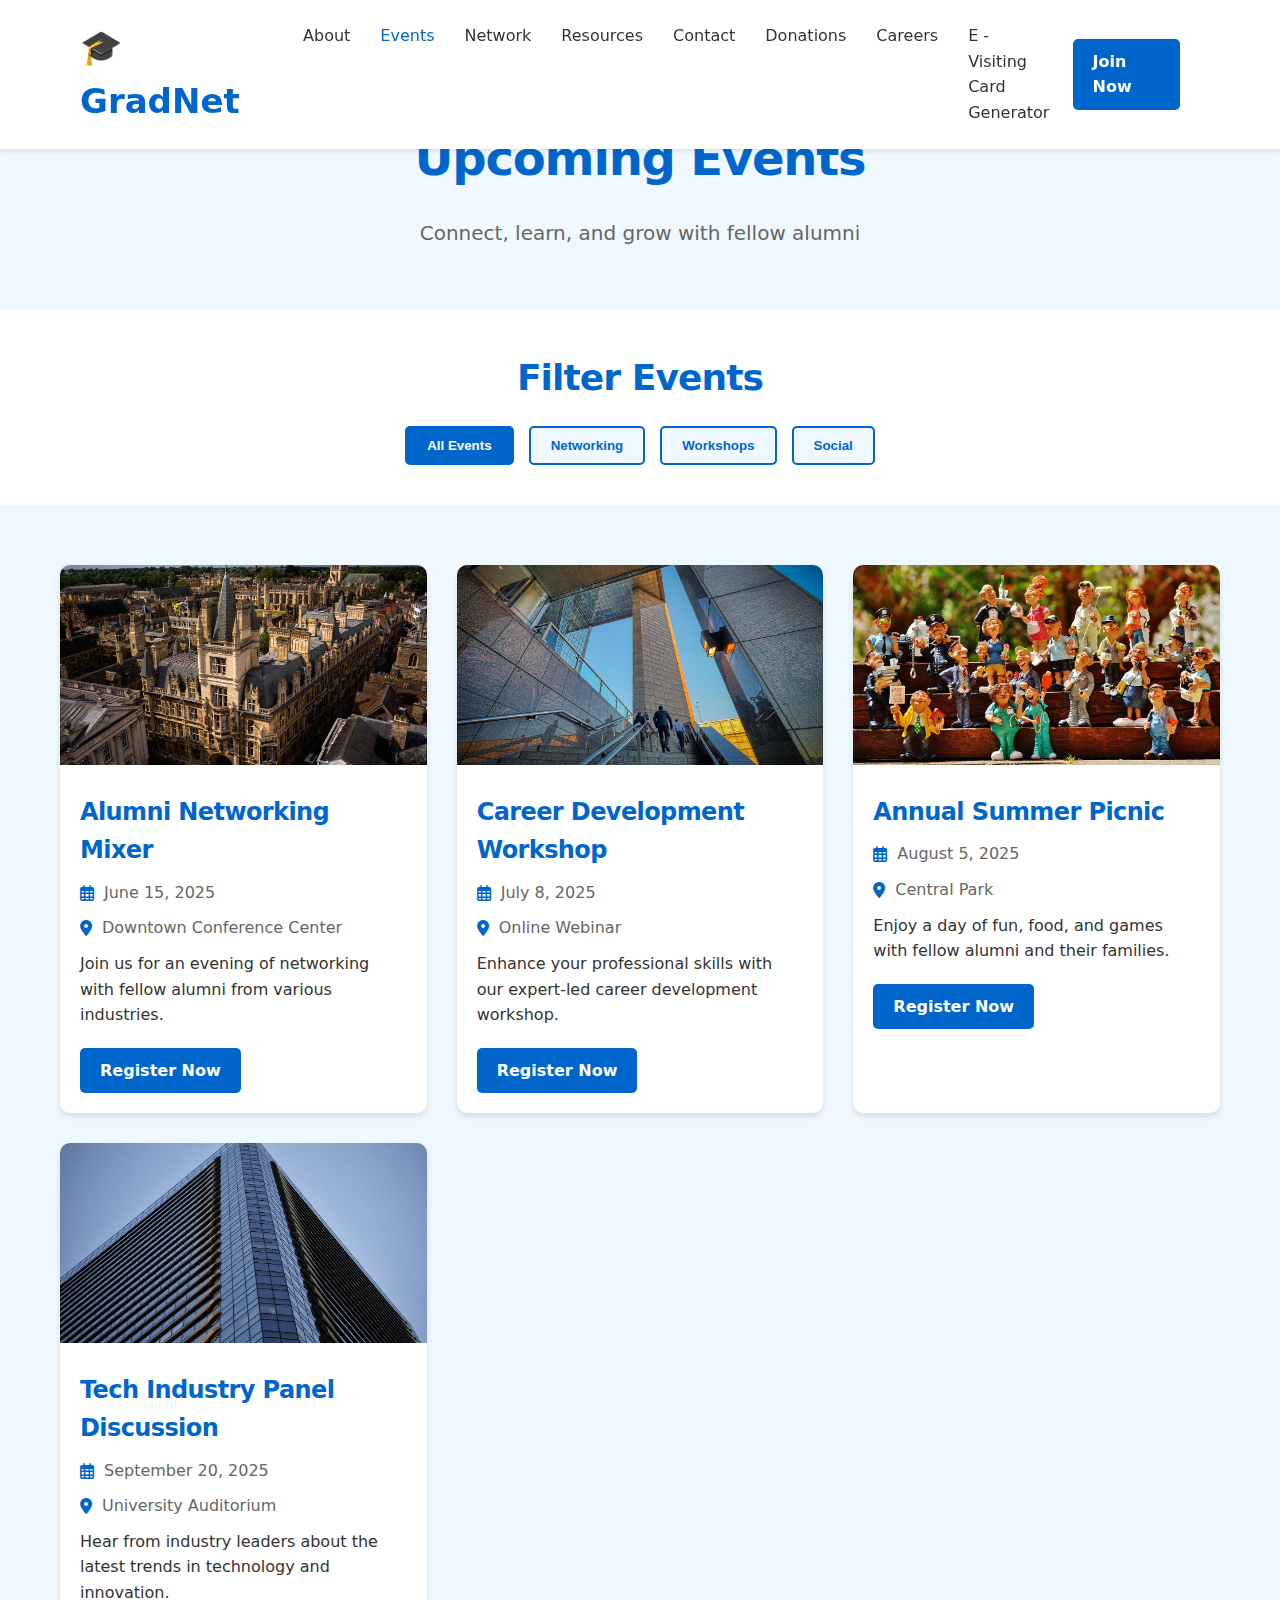
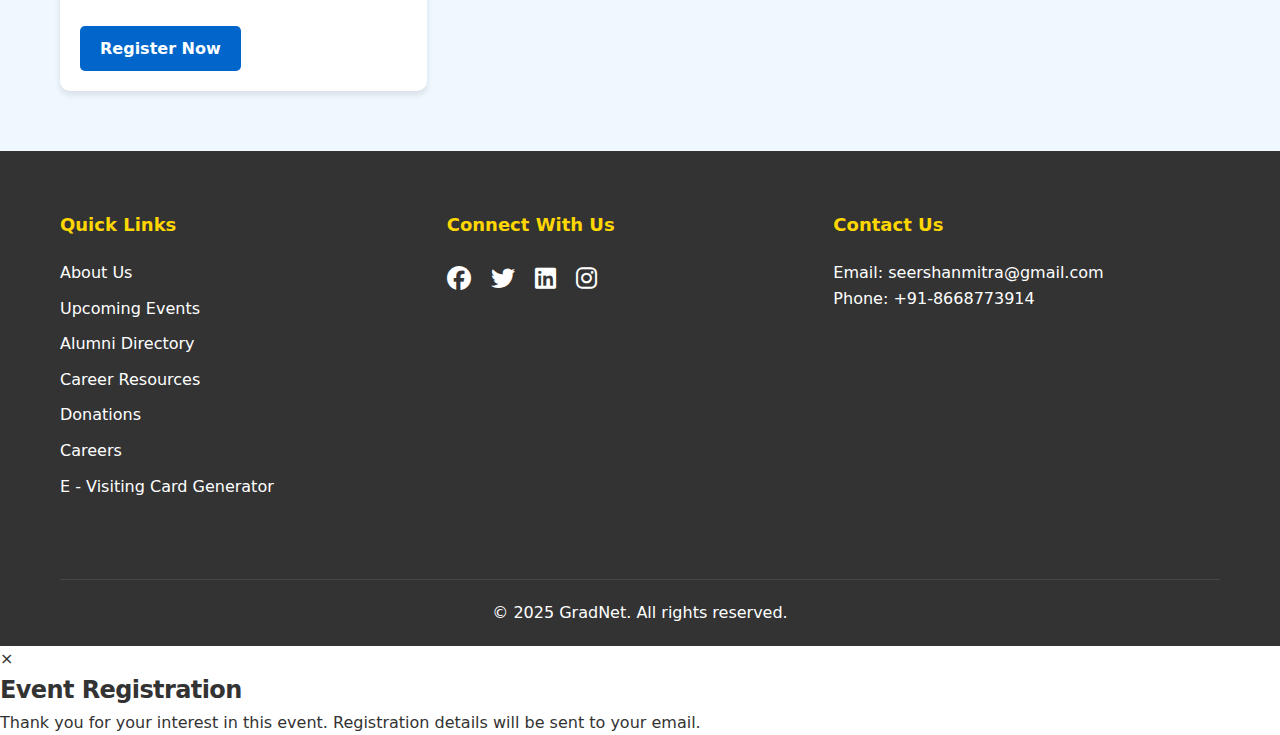
<file: events.html>
<!DOCTYPE html>
<html lang="en">
<head>
    <meta charset="UTF-8">
    <meta name="viewport" content="width=device-width, initial-scale=1.0">
    <title>Events - GradNet</title>
    <link rel="stylesheet" href="eventsstyles.css">
    <link rel="stylesheet" href="https://cdnjs.cloudflare.com/ajax/libs/font-awesome/6.5.2/css/all.min.css">
    <link href="https://unpkg.com/aos@2.3.1/dist/aos.css" rel="stylesheet">
</head>
<body>
    <header>
        <nav class="glass-nav">
          <!-- Existing nav content -->
        </nav>
      </header>
      
      <style>
      .glass-nav {
        background: rgba(255, 255, 255, 0.95);
        backdrop-filter: blur(10px);
        box-shadow: 0 4px 30px rgba(0, 0, 0, 0.1);
      }
      </style>
    <header>
        <nav>
            <a href="index.html" class="logo">🎓GradNet</a>

            <div class="container">
                <ul class="nav-links">
                    <li><a href="about.html">About</a></li>
                    <li><a href="events.html" class="active">Events</a></li>
                    <li><a href="network.html">Network</a></li>
                    <li><a href="resources.html">Resources</a></li>
                    <li><a href="contact.html">Contact</a></li>
                    <li><a href="donation.html">Donations</a></li>
                    <li><a href="careers.html">Careers</a></li>
                    <li><a href="ai-profile-generator.html">E - Visiting Card Generator</a></li>

                </ul>
            </div>
            <a href="join.html" id="cta-button1" class="cta-button">Join Now</a>

        </nav>
    </header>

    <main>
        <section id="events-hero" class="page-hero">
            <div class="container">
                <h1>Upcoming Events</h1>
                <p>Connect, learn, and grow with fellow alumni</p>
            </div>
        </section>

        <section id="events-filter">
            <div class="container">
                <h2>Filter Events</h2>
                <div class="filter-options">
                    <button class="filter-button active" data-filter="all">All Events</button>
                    <button class="filter-button" data-filter="networking">Networking</button>
                    <button class="filter-button" data-filter="workshop">Workshops</button>
                    <button class="filter-button" data-filter="social">Social</button>
                </div>
            </div>
        </section>

        <section id="events-list">
            <div class="container">
                <div class="events-grid">
                    <div class="event-card" data-category="networking">
                        <img src="college.jpg" alt="Networking Mixer" class="event-image">
                        <div class="event-details">
                            <h3>Alumni Networking Mixer</h3>
                            <p class="event-date"><i class="far fa-calendar-alt"></i> June 15, 2025</p>
                            <p class="event-location"><i class="fas fa-map-marker-alt"></i> Downtown Conference Center</p>
                            <p class="event-description">Join us for an evening of networking with fellow alumni from various industries.</p>
                            <a href="#" class="event-button">Register Now</a>
                        </div>
                    </div>
                    <div class="event-card" data-category="workshop">
                        <img src="stairs.jpg" alt="Career Workshop" class="event-image">
                        <div class="event-details">
                            <h3>Career Development Workshop</h3>
                            <p class="event-date"><i class="far fa-calendar-alt"></i> July 8, 2025</p>
                            <p class="event-location"><i class="fas fa-map-marker-alt"></i> Online Webinar</p>
                            <p class="event-description">Enhance your professional skills with our expert-led career development workshop.</p>
                            <a href="#" class="event-button">Register Now</a>
                        </div>
                    </div>
                    <div class="event-card" data-category="social">
                        <img src="summers.jpg" alt="Summer Picnic" class="event-image">
                        <div class="event-details">
                            <h3>Annual Summer Picnic</h3>
                            <p class="event-date"><i class="far fa-calendar-alt"></i> August 5, 2025</p>
                            <p class="event-location"><i class="fas fa-map-marker-alt"></i> Central Park</p>
                            <p class="event-description">Enjoy a day of fun, food, and games with fellow alumni and their families.</p>
                            <a href="#" class="event-button">Register Now</a>
                        </div>
                    </div>
                    <div class="event-card" data-category="networking">
                        <img src="buildings.jpg" alt="Industry Panel" class="event-image">
                        <div class="event-details">
                            <h3>Tech Industry Panel Discussion</h3>
                            <p class="event-date"><i class="far fa-calendar-alt"></i> September 20, 2025</p>
                            <p class="event-location"><i class="fas fa-map-marker-alt"></i> University Auditorium</p>
                            <p class="event-description">Hear from industry leaders about the latest trends in technology and innovation.</p>
                            <a href="#" class="event-button">Register Now</a>
                        </div>
                    </div>
                </div>
            </div>
        </section>
    </main>

    <footer>
        <div class="container">
            <div class="footer-content">
                <div class="footer-section">
                    <h4>Quick Links</h4>
                    <ul>
                        <li><a href="about.html">About Us</a></li>
                        <li><a href="events.html">Upcoming Events</a></li>
                        <li><a href="network.html">Alumni Directory</a></li>
                        <li><a href="resources.html">Career Resources</a></li>
                        <li><a href="donation.html">Donations</a></li>
                        <li><a href="careers.html">Careers</a></li>
                        <li><a href="ai-profile-generator.html">E - Visiting Card Generator</a></li>

                    </ul>
                </div>
                <div class="footer-section">
                    <h4>Connect With Us</h4>
                    <div class="social-icons">
                        <a href="#"><i class="fab fa-facebook"></i></a>
                        <a href="#"><i class="fab fa-twitter"></i></a>
                        <a href="#"><i class="fab fa-linkedin"></i></a>
                        <a href="#"><i class="fab fa-instagram"></i></a>
                    </div>
                </div>
                <div class="footer-section">
                    <h4>Contact Us</h4>
                    <p>Email: seershanmitra@gmail.com</p>
                    <p>Phone: +91-8668773914</p>
                </div>
            </div>
            <div class="footer-bottom">
                <p>&copy; 2025 GradNet. All rights reserved.</p>
            </div>
        </div>
    </footer>

    <script src="eventsscript.js"></script>
</body>
</html>
</file>
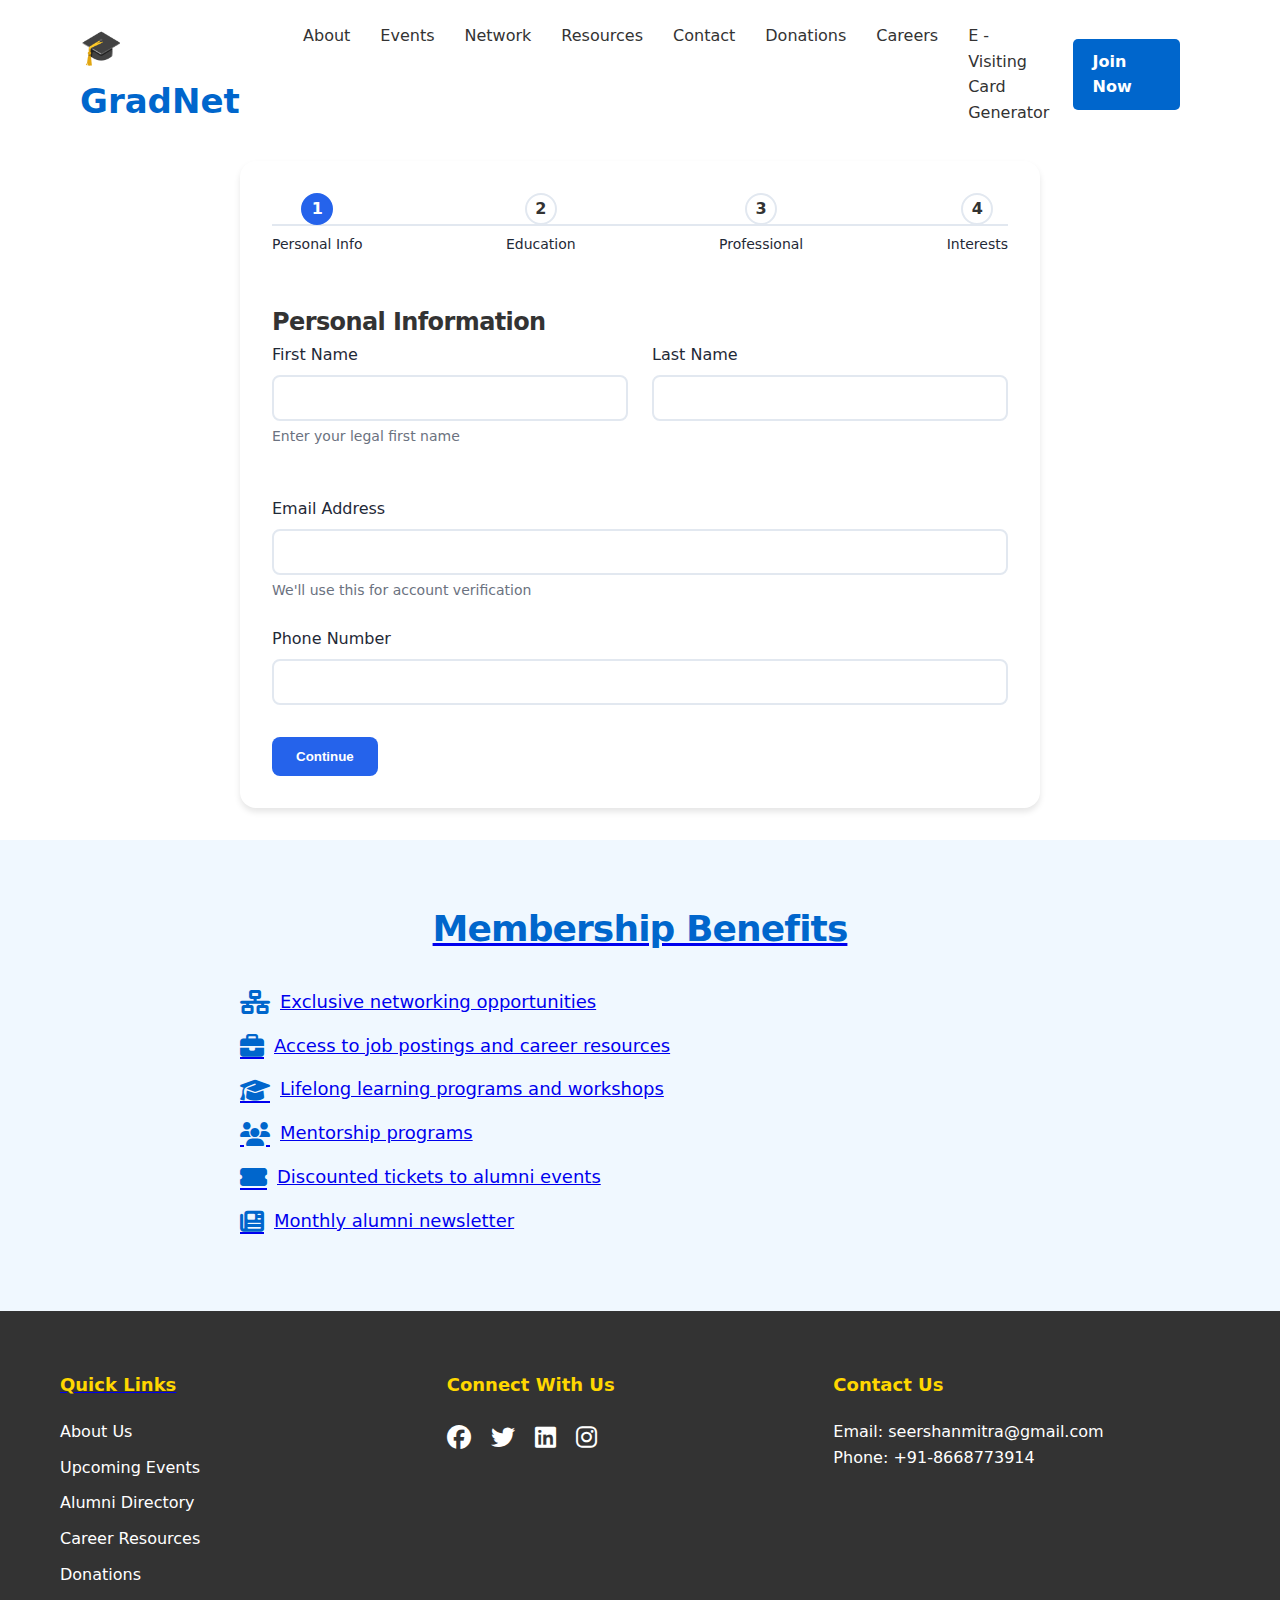
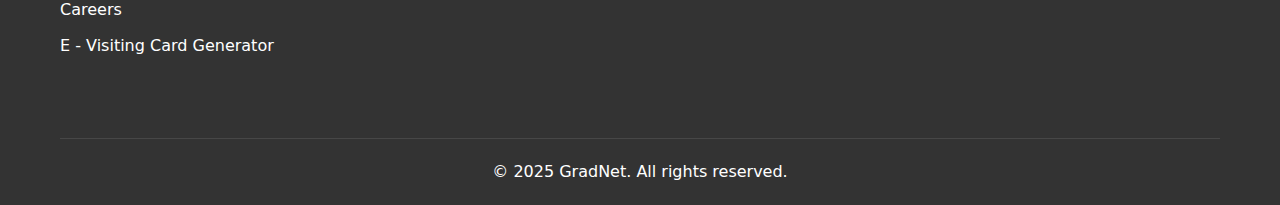
<file: join.html>
<!DOCTYPE html>
<html lang="en">
<head>
    <meta charset="UTF-8">
    <meta name="viewport" content="width=device-width, initial-scale=1.0">
    <title>Join Now - GradNet</title>
    <link rel="stylesheet" href="joinstyles.css">
    <link rel="stylesheet" href="https://cdnjs.cloudflare.com/ajax/libs/font-awesome/6.5.2/css/all.min.css">
    <link href="https://unpkg.com/aos@2.3.1/dist/aos.css" rel="stylesheet">
</head>
<body>
    <header>
        <nav class="glass-nav">
          <!-- Existing nav content -->
        </nav>
      </header>
      
      <style>
      .glass-nav {
        background: rgba(255, 255, 255, 0.95);
        backdrop-filter: blur(10px);
        box-shadow: 0 4px 30px rgba(0, 0, 0, 0.1);
      }
      </style>
    <header>
        <nav>
            <a href="index.html" class="logo">🎓GradNet</a>
            <div class="container">
                <ul class="nav-links">
                    <li><a href="about.html">About</a></li>
                    <li><a href="events.html">Events</a></li>
                    <li><a href="network.html">Network</a></li>
                    <li><a href="resources.html">Resources</a></li>
                    <li><a href="contact.html">Contact</a></li>
                    <li><a href="donation.html">Donations</a></li>
                    <li><a href="careers.html">Careers</a></li>
                    <li><a href="ai-profile-generator.html">E - Visiting Card Generator</a></li>

                </ul>
            </div>
            <a href="#" id="cta-button1" class="cta-button">Join Now</a>
        </nav>
    </header>

    <div class="registration-container">
        <div class="progress-bar">
            <div class="progress-steps">
                <div class="step active" data-step="1">
                    <div class="step-number">1</div>
                    <div class="step-title">Personal Info</div>
                </div>
                <div class="step" data-step="2">
                    <div class="step-number">2</div>
                    <div class="step-title">Education</div>
                </div>
                <div class="step" data-step="3">
                    <div class="step-number">3</div>
                    <div class="step-title">Professional</div>
                </div>
                <div class="step" data-step="4">
                    <div class="step-number">4</div>
                    <div class="step-title">Interests</div>
                </div>
            </div>
        </div>

        <form id="registration-form" class="multi-step-form">
            <!-- Step 1: Personal Information -->
            <div class="form-step active" data-step="1">
                <h2>Personal Information</h2>
                <div class="input-group">
                    <div class="form-field">
                        <label for="firstName">First Name</label>
                        <input type="text" id="firstName" required>
                        <div class="field-hint">Enter your legal first name</div>
                    </div>
                    <div class="form-field">
                        <label for="lastName">Last Name</label>
                        <input type="text" id="lastName" required>
                    </div>
                </div>
                <div class="form-field">
                    <label for="email">Email Address</label>
                    <input type="email" id="email" required>
                    <div class="field-hint">We'll use this for account verification</div>
                </div>
                <div class="form-field">
                    <label for="phone">Phone Number</label>
                    <input type="tel" id="phone" pattern="[0-9]{10}">
                </div>
                <div class="form-navigation">
                    <button type="button" class="next-step">Continue</button>
                </div>
            </div>

            <!-- Step 2: Educational Background -->
            <div class="form-step" data-step="2">
                <h2>Educational Background</h2>
                <div class="form-field">
                    <label for="graduationYear">Graduation Year</label>
                    <select id="graduationYear" required>
                        <!-- Will be populated by JavaScript -->
                    </select>
                </div>
                <div class="form-field">
                    <label for="degree">Degree Program</label>
                    <select id="degree" required>
                        <option value="">Select your degree</option>
                        <option value="bachelor">Bachelor's Degree</option>
                        <option value="master">Master's Degree</option>
                        <option value="phd">Ph.D.</option>
                    </select>
                </div>
                <div class="form-field">
                    <label for="major">Major/Field of Study</label>
                    <input type="text" id="major" required>
                </div>
                <div class="form-navigation">
                    <button type="button" class="prev-step">Back</button>
                    <button type="button" class="next-step">Continue</button>
                </div>
            </div>

            <!-- Step 3: Professional Information -->
            <div class="form-step" data-step="3">
                <h2>Professional Information</h2>
                <div class="form-field">
                    <label for="currentCompany">Current Company</label>
                    <input type="text" id="currentCompany">
                </div>
                <div class="form-field">
                    <label for="jobTitle">Job Title</label>
                    <input type="text" id="jobTitle">
                </div>
                <div class="form-field">
                    <label for="industry">Industry</label>
                    <select id="industry">
                        <option value="">Select your industry</option>
                        <option value="tech">Technology</option>
                        <option value="finance">Finance</option>
                        <option value="healthcare">Healthcare</option>
                        <!-- More options -->
                    </select>
                </div>
                <div class="form-field">
                    <label for="linkedin">LinkedIn Profile</label>
                    <input type="url" id="linkedin">
                </div>
                <div class="form-navigation">
                    <button type="button" class="prev-step">Back</button>
                    <button type="button" class="next-step"><a href="index.html">Continue</button>
                </div>
            </div>

            <!-- Step 4: Interests and Preferences -->
            <div class="form-step" data-step="4">
                <h2>Interests and Preferences</h2>
                <div class="interests-grid">
                    <div class="interest-item">
                        <input type="checkbox" id="mentoring">
                        <label for="mentoring">Mentoring</label>
                    </div>
                    <div class="interest-item">
                        <input type="checkbox" id="networking">
                        <label for="networking">Networking Events</label>
                    </div>
                    <div class="interest-item">
                        <input type="checkbox" id="speaking">
                        <label for="speaking">Speaking Opportunities</label>
                    </div>
                    <!-- More interest options -->
                </div>
                <div class="form-field">
                    <label for="bio">Brief Bio</label>
                    <textarea id="bio" rows="4"></textarea>
                    <div class="field-hint">Share a brief introduction about yourself</div>
                </div>
                <div class="form-navigation">
                    <button type="button" class="prev-step">Back</button>
                    <button type="submit" class="submit-form">Complete Registration</button>
                </div>
            </div>
        </form>
    </div>

        <section id="membership-benefits">
            <div class="container">
                <h2>Membership Benefits</h2>
                <ul class="benefits-list">
                    <li><i class="fas fa-network-wired"></i> Exclusive networking opportunities</li>
                    <li><i class="fas fa-briefcase"></i> Access to job postings and career resources</li>
                    <li><i class="fas fa-graduation-cap"></i> Lifelong learning programs and workshops</li>
                    <li><i class="fas fa-users"></i> Mentorship programs</li>
                    <li><i class="fas fa-ticket-alt"></i> Discounted tickets to alumni events</li>
                    <li><i class="fas fa-newspaper"></i> Monthly alumni newsletter</li>
                </ul>
            </div>
        </section>
    </main>

    <footer>
        <div class="container">
            <div class="footer-content">
                <div class="footer-section">
                    <h4>Quick Links</h4>
                    <ul>
                        <li><a href="about.html">About Us</a></li>
                        <li><a href="events.html">Upcoming Events</a></li>
                        <li><a href="network.html">Alumni Directory</a></li>
                        <li><a href="resources.html">Career Resources</a></li>
                        <li><a href="donation.html">Donations</a></li>
                        <li><a href="careers.html">Careers</a></li>
                        <li><a href="ai-profile-generator.html">E - Visiting Card Generator</a></li>

                    </ul>
                </div>
                <div class="footer-section">
                    <h4>Connect With Us</h4>
                    <div class="social-icons">
                        <a href="#"><i class="fab fa-facebook"></i></a>
                        <a href="#"><i class="fab fa-twitter"></i></a>
                        <a href="#"><i class="fab fa-linkedin"></i></a>
                        <a href="#"><i class="fab fa-instagram"></i></a>
                    </div>
                </div>
                <div class="footer-section">
                    <h4>Contact Us</h4>
                    <p>Email: seershanmitra@gmail.com</p>
                    <p>Phone: +91-8668773914</p>
                </div>
            </div>
            <div class="footer-bottom">
                <p>&copy; 2025 GradNet. All rights reserved.</p>
            </div>
        </div>
    </footer>

    <script src="joinscript.js"></script>
</body>
</html>
</file>
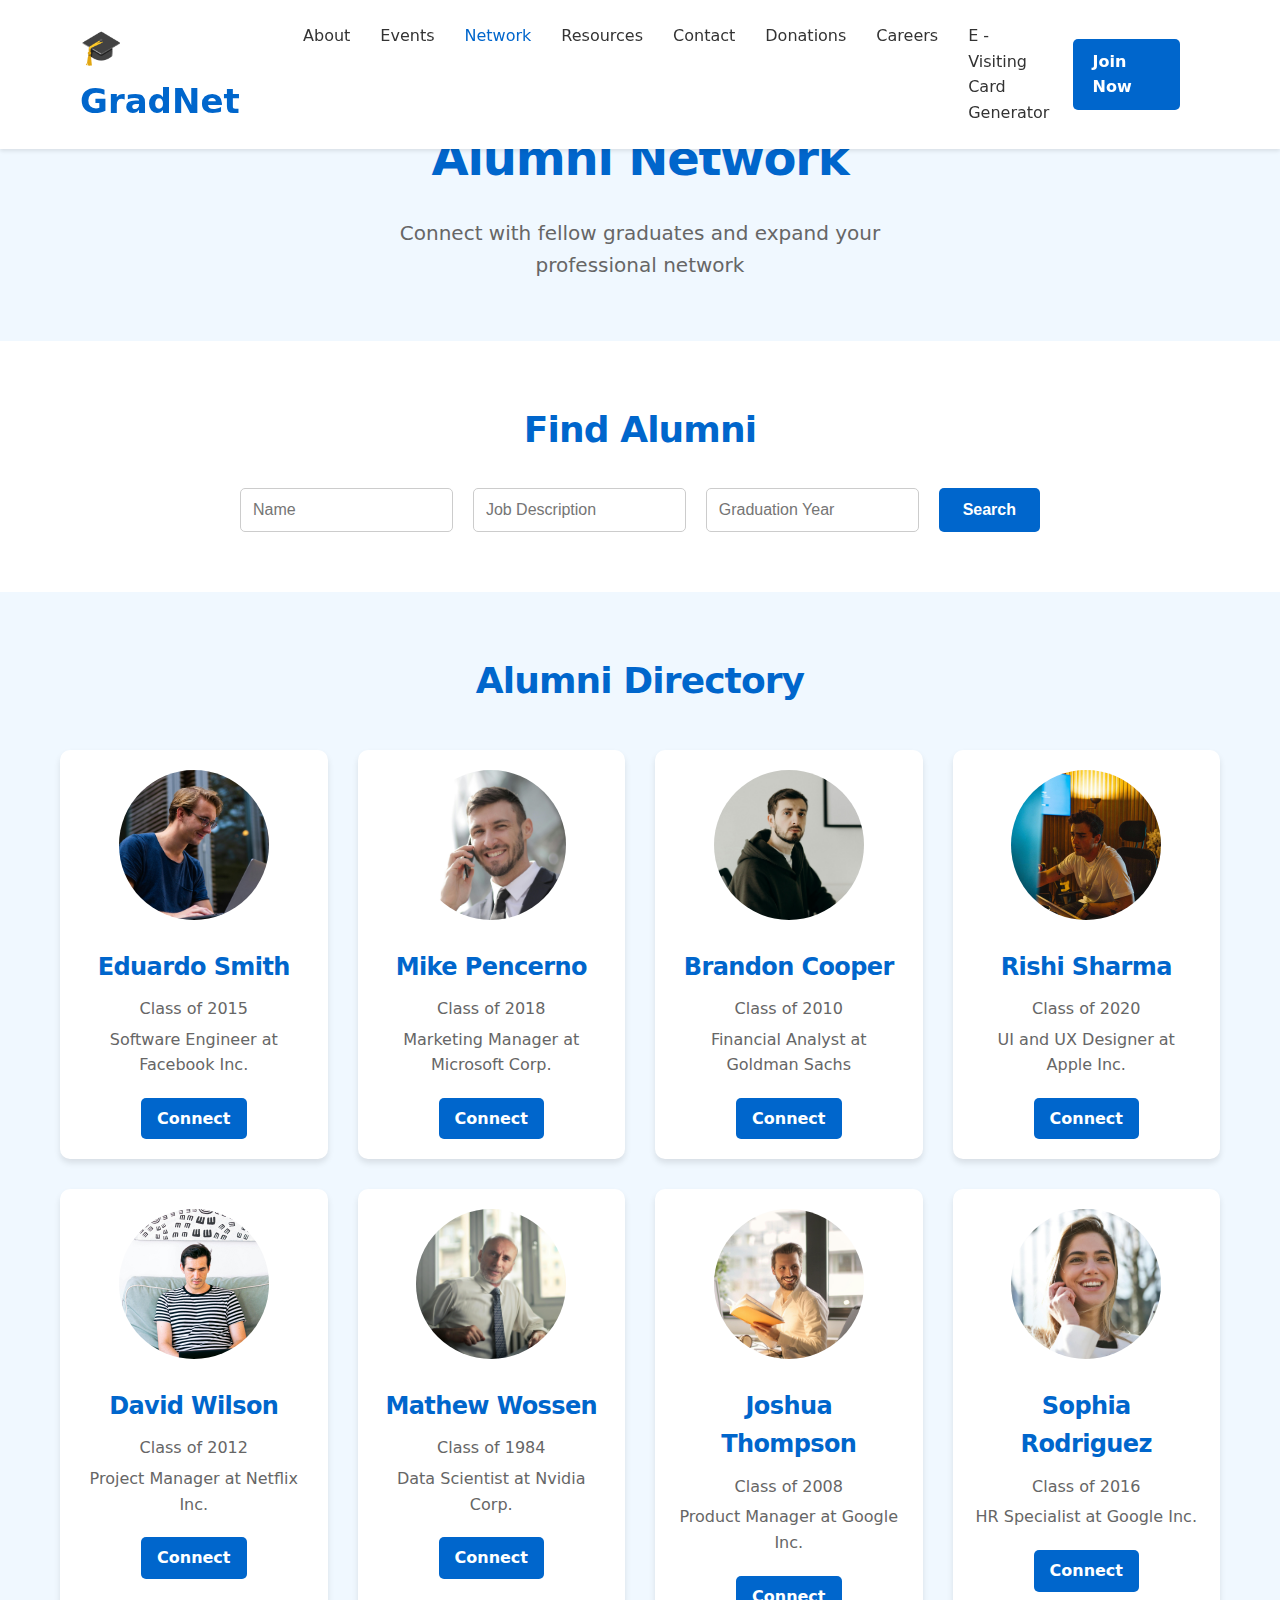
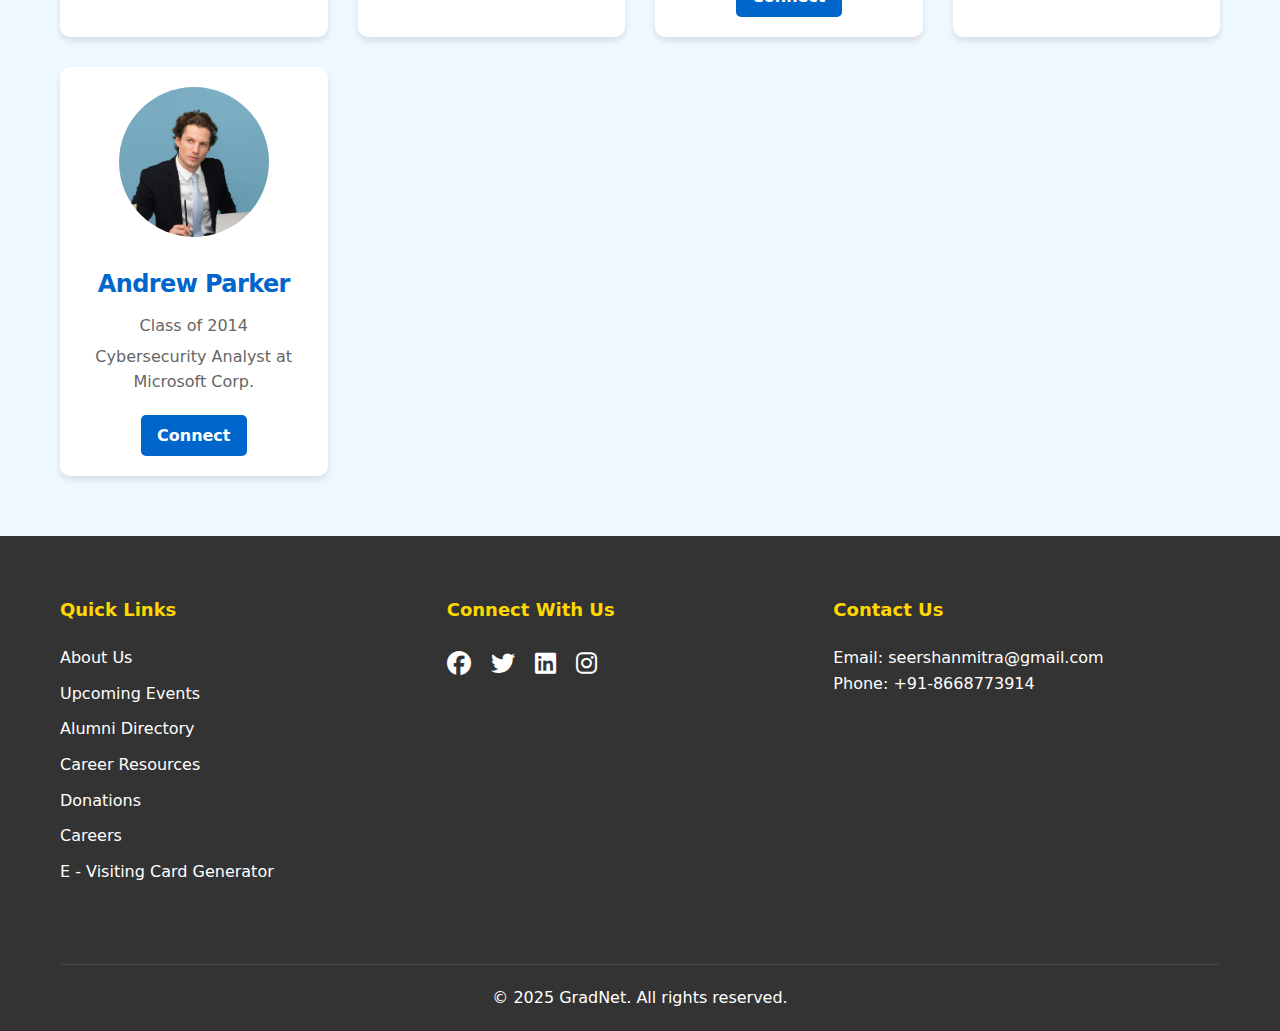
<file: network.html>
<!DOCTYPE html>
<html lang="en">
<head>
    <meta charset="UTF-8">
    <meta name="viewport" content="width=device-width, initial-scale=1.0">
    <title>Network - GradNet</title>
    <link rel="stylesheet" href="networkstyles.css">
    <link rel="stylesheet" href="https://cdnjs.cloudflare.com/ajax/libs/font-awesome/6.5.2/css/all.min.css">
    <link href="https://unpkg.com/aos@2.3.1/dist/aos.css" rel="stylesheet">
</head>
<body>
    <header>
        <nav class="glass-nav">
            <a href="index.html" class="logo">🎓GradNet</a>
            <div class="container">
                <ul class="nav-links">
                    <li><a href="about.html">About</a></li>
                    <li><a href="events.html">Events</a></li>
                    <li><a href="network.html" class="active">Network</a></li>
                    <li><a href="resources.html">Resources</a></li>
                    <li><a href="contact.html">Contact</a></li>
                    <li><a href="donation.html">Donations</a></li>
                    <li><a href="careers.html">Careers</a></li>
                    <li><a href="ai-profile-generator.html">E - Visiting Card Generator</a></li>


                </ul>
            </div>
            <a href="join.html" id="cta-button1" class="cta-button">Join Now</a>
        </nav>
    </header>

    <main>
        <section id="network-hero" class="page-hero">
            <div class="container">
                <h1>Alumni Network</h1>
                <p>Connect with fellow graduates and expand your professional network</p>
            </div>
        </section>

        <section id="network-search">
            <div class="container">
                <h2>Find Alumni</h2>
                <form id="search-form" class="search-form">
                    <div class="form-group">
                        <input type="text" id="name" name="name" placeholder="Name" class="form-input">
                    </div>
                    <div class="form-group">
                        <input type="text" id="job-description" name="job-description" placeholder="Job Description" class="form-input">
                    </div>
                    <div class="form-group">
                        <input type="text" id="graduation-year" name="graduation-year" placeholder="Graduation Year" class="form-input">
                    </div>
                    <button type="submit" class="search-button">Search</button>
                </form>
            </div>
        </section>

        <section id="alumni-directory">
            <div class="container">
                <h2>Alumni Directory</h2>
                <div id="alumni-grid" class="alumni-grid">
                    <!-- Alumni cards will be dynamically inserted here -->
                </div>
            </div>
        </section>
    </main>

    <footer>
        <div class="container">
            <div class="footer-content">
                <div class="footer-section">
                    <h4>Quick Links</h4>
                    <ul>
                        <li><a href="about.html">About Us</a></li>
                        <li><a href="events.html">Upcoming Events</a></li>
                        <li><a href="network.html">Alumni Directory</a></li>
                        <li><a href="resources.html">Career Resources</a></li>
                        <li><a href="donation.html">Donations</a></li>
                        <li><a href="careers.html">Careers</a></li>
                        <li><a href="ai-profile-generator.html">E - Visiting Card Generator</a></li>


                    </ul>
                </div>
                <div class="footer-section">
                    <h4>Connect With Us</h4>
                    <div class="social-icons">
                        <a href="#"><i class="fab fa-facebook"></i></a>
                        <a href="#"><i class="fab fa-twitter"></i></a>
                        <a href="#"><i class="fab fa-linkedin"></i></a>
                        <a href="#"><i class="fab fa-instagram"></i></a>
                    </div>
                </div>
                <div class="footer-section">
                    <h4>Contact Us</h4>
                    <p>Email: seershanmitra@gmail.com</p>
                    <p>Phone: +91-8668773914</p>
                </div>
            </div>
            <div class="footer-bottom">
                <p>&copy; 2025 GradNet. All rights reserved.</p>
            </div>
        </div>
    </footer>

    <script src="networkscript.js"></script>
</body>
</html>
</file>
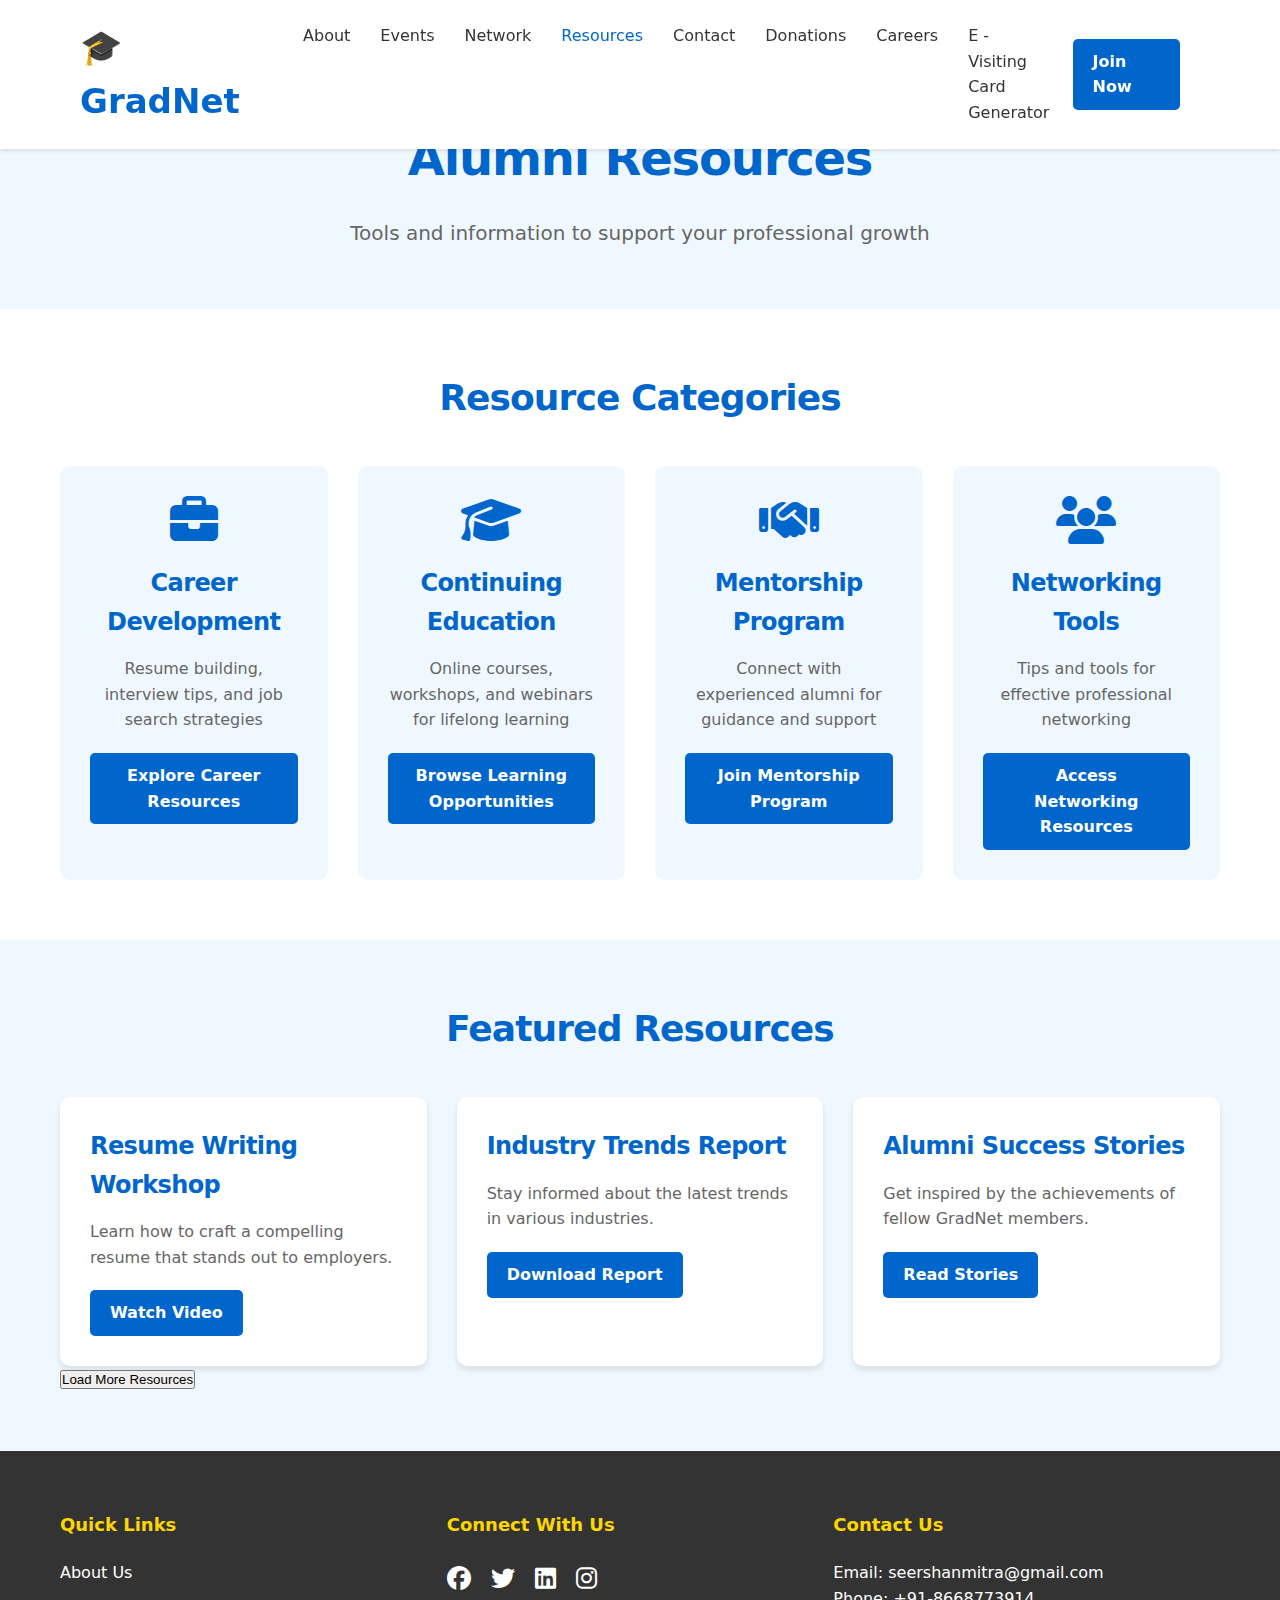
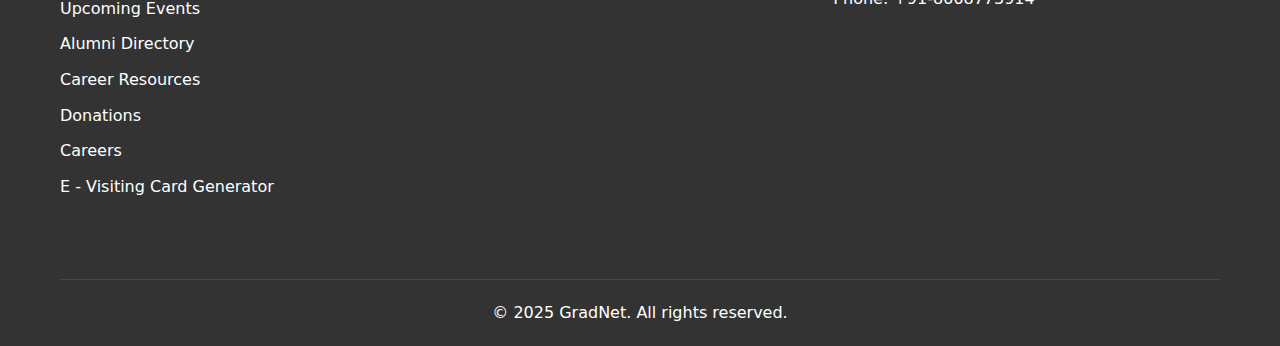
<file: resources.html>
<!DOCTYPE html>
<html lang="en">
<head>
    <meta charset="UTF-8">
    <meta name="viewport" content="width=device-width, initial-scale=1.0">
    <title>Resources - GradNet</title>
    <link rel="stylesheet" href="resourcesstyles.css">
    <link rel="stylesheet" href="https://cdnjs.cloudflare.com/ajax/libs/font-awesome/6.5.2/css/all.min.css">
    <link href="https://unpkg.com/aos@2.3.1/dist/aos.css" rel="stylesheet">
</head>
<body>
    <header>
        <nav class="glass-nav">
          <!-- Existing nav content -->
        </nav>
      </header>
      
      <style>
      .glass-nav {
        background: rgba(255, 255, 255, 0.95);
        backdrop-filter: blur(10px);
        box-shadow: 0 4px 30px rgba(0, 0, 0, 0.1);
      }
      </style>
    <header>
        <nav>
            <a href="index.html" class="logo">🎓GradNet</a>
            <div class="container">
                <ul class="nav-links">
                    <li><a href="about.html">About</a></li>
                    <li><a href="events.html">Events</a></li>
                    <li><a href="network.html">Network</a></li>
                    <li><a href="resources.html" class="active">Resources</a></li>
                    <li><a href="contact.html">Contact</a></li>
                    <li><a href="donation.html">Donations</a></li>
                    <li><a href="careers.html">Careers</a></li>
                    <li><a href="ai-profile-generator.html">E - Visiting Card Generator</a></li>


                </ul>
            </div>
            <ul id="cta-button1"><a href="join.html">Join Now</a></ul>

        </nav>
    </header>

    <main>
        <section id="resources-hero" class="page-hero">
            <div class="container">
                <h1>Alumni Resources</h1>
                <p>Tools and information to support your professional growth</p>
            </div>
        </section>

        <section id="resource-categories">
            <div class="container">
                <h2>Resource Categories</h2>
                <div class="category-grid">
                    <div class="category-card">
                        <i class="fas fa-briefcase"></i>
                        <h3>Career Development</h3>
                        <p>Resume building, interview tips, and job search strategies</p>
                        <a href="#" class="category-link">Explore Career Resources</a>
                    </div>
                    <div class="category-card">
                        <i class="fas fa-graduation-cap"></i>
                        <h3>Continuing Education</h3>
                        <p>Online courses, workshops, and webinars for lifelong learning</p>
                        <a href="#" class="category-link">Browse Learning Opportunities</a>
                    </div>
                    <div class="category-card">
                        <i class="fas fa-handshake"></i>
                        <h3>Mentorship Program</h3>
                        <p>Connect with experienced alumni for guidance and support</p>
                        <a href="#" class="category-link">Join Mentorship Program</a>
                    </div>
                    <div class="category-card">
                        <i class="fas fa-users"></i>
                        <h3>Networking Tools</h3>
                        <p>Tips and tools for effective professional networking</p>
                        <a href="#" class="category-link">Access Networking Resources</a>
                    </div>
                </div>
            </div>
        </section>

        <section id="featured-resources">
            <div class="container">
                <h2>Featured Resources</h2>
                <div class="resource-list">
                    <div class="resource-item">
                        <h3>Resume Writing Workshop</h3>
                        <p>Learn how to craft a compelling resume that stands out to employers.</p>
                        <a href="#" class="resource-link">Watch Video</a>
                    </div>
                    <div class="resource-item">
                        <h3>Industry Trends Report</h3>
                        <p>Stay informed about the latest trends in various industries.</p>
                        <a href="#" class="resource-link">Download Report</a>
                    </div>
                    <div class="resource-item">
                        <h3>Alumni Success Stories</h3>
                        <p>Get inspired by the achievements of fellow GradNet members.</p>
                        <a href="#" class="resource-link">Read Stories</a>
                    </div>
                </div>
            </div>
        </section>
    </main>

    <footer>
        <div class="container">
            <div class="footer-content">
                <div class="footer-section">
                    <h4>Quick Links</h4>
                    <ul>
                        <li><a href="about.html">About Us</a></li>
                        <li><a href="events.html">Upcoming Events</a></li>
                        <li><a href="network.html">Alumni Directory</a></li>
                        <li><a href="resources.html">Career Resources</a></li>
                        <li><a href="donation.html">Donations</a></li>
                        <li><a href="careers.html">Careers</a></li>
                        <li><a href="ai-profile-generator.html">E - Visiting Card Generator</a></li>

                    </ul>
                </div>
                <div class="footer-section">
                    <h4>Connect With Us</h4>
                    <div class="social-icons">
                        <a href="#"><i class="fab fa-facebook"></i></a>
                        <a href="#"><i class="fab fa-twitter"></i></a>
                        <a href="#"><i class="fab fa-linkedin"></i></a>
                        <a href="#"><i class="fab fa-instagram"></i></a>
                    </div>
                </div>
                <div class="footer-section">
                    <h4>Contact Us</h4>
                    <p>Email: seershanmitra@gmail.com</p>
                    <p>Phone: +91-8668773914</p>
                </div>
            </div>
            <div class="footer-bottom">
                <p>&copy; 2025 GradNet. All rights reserved.</p>
            </div>
        </div>
    </footer>
    <script src="resourcesscript.js"></script>
</body>
</html>
</file>
<file: careersstyles.css>
/* Careers Page Styles */

#careers-hero {
    background-color: #f0f8ff;
    padding: 120px 0 60px;
    text-align: center;
}

#careers-hero h1 {
    font-size: 48px;
    color: #0066cc;
    margin-bottom: 20px;
}

#careers-hero p {
    font-size: 20px;
    color: #666;
    max-width: 600px;
    margin: 0 auto;
}

#job-search {
    padding: 60px 0;
    background-color: #ffffff;
}

#job-search h2 {
    font-size: 36px;
    color: #0066cc;
    margin-bottom: 30px;
    text-align: center;
}

.search-form {
    display: flex;
    flex-wrap: wrap;
    justify-content: center;
    gap: 20px;
    max-width: 1000px;
    margin: 0 auto;
}

.form-group {
    flex: 1;
    min-width: 200px;
}

.form-input {
    width: 100%;
    padding: 12px;
    border: 1px solid #ccc;
    border-radius: 5px;
    font-size: 16px;
}

.search-button {
    background-color: #0066cc;
    color: #ffffff;
    padding: 12px 24px;
    border: none;
    border-radius: 5px;
    font-size: 16px;
    font-weight: bold;
    cursor: pointer;
    transition: background-color 0.3s ease;
}

.search-button:hover {
    background-color: #0052a3;
}

#job-listings {
    padding: 60px 0;
    background-color: #f0f8ff;
}

#job-listings h2 {
    font-size: 36px;
    color: #0066cc;
    margin-bottom: 40px;
    text-align: center;
}

.job-grid {
    display: grid;
    grid-template-columns: repeat(auto-fit, minmax(300px, 1fr));
    gap: 30px;
}

.job-card {
    background-color: #ffffff;
    border-radius: 10px;
    padding: 30px;
    box-shadow: 0 4px 6px rgba(0, 0, 0, 0.1);
    transition: transform 0.3s ease;
}

.job-card:hover {
    transform: translateY(-5px);
}

.job-card h3 {
    font-size: 24px;
    color: #0066cc;
    margin-bottom: 10px;
}

.job-card p {
    font-size: 16px;
    color: #666;
    margin-bottom: 15px;
}

.job-card .company {
    font-weight: bold;
    color: #333;
}

.job-card .location {
    color: #666;
}

.apply-button {
    display: inline-block;
    background-color: #0066cc;
    color: #ffffff;
    padding: 10px 20px;
    border-radius: 5px;
    text-decoration: none;
    font-weight: bold;
    transition: background-color 0.3s ease;
}

.apply-button:hover {
    background-color: #0052a3;
}

#career-resources {
    padding: 60px 0;
    background-color: #ffffff;
}

#career-resources h2 {
    font-size: 36px;
    color: #0066cc;
    margin-bottom: 40px;
    text-align: center;
}

.resource-grid {
    display: grid;
    grid-template-columns: repeat(auto-fit, minmax(250px, 1fr));
    gap: 30px;
}

.resource-card {
    background-color: #f0f8ff;
    border-radius: 10px;
    padding: 30px;
    text-align: center;
    transition: transform 0.3s ease;
}

.resource-card:hover {
    transform: translateY(-5px);
}

.resource-card i {
    font-size: 48px;
    color: #0066cc;
    margin-bottom: 20px;
}

.resource-card h3 {
    font-size: 24px;
    color: #333;
    margin-bottom: 15px;
}

.resource-card p {
    font-size: 16px;
    color: #666;
    margin-bottom: 20px;
}

.resource-link {
    display: inline-block;
    color: #0066cc;
    text-decoration: none;
    font-weight: bold;
    transition: color 0.3s ease;
}

.resource-link:hover {
    color: #0052a3;
}

@media (max-width: 768px) {
    .search-form {
        flex-direction: column;
    }

    .form-group {
        width: 100%;
    }

    .job-grid {
        grid-template-columns: 1fr;
    }

    .resource-grid {
        grid-template-columns: 1fr;
    }
}

body {
    font-family: 'Inter', system-ui, -apple-system, sans-serif;
  }
  
  @import url('https://fonts.googleapis.com/css2?family=Inter:wght@400;500;600;700&display=swap');
  
  h1, h2, h3 {
    font-weight: 700;
    letter-spacing: -0.025em;
  }
</file>
<file: donationstyles.css>
/* Donation Page Styles */

#donation-hero {
    background-color: #f0f8ff;
    padding: 120px 0 60px;
    text-align: center;
}

#donation-hero h1 {
    font-size: 48px;
    color: #0066cc;
    margin-bottom: 20px;
}

#donation-hero p {
    font-size: 20px;
    color: #666;
    max-width: 600px;
    margin: 0 auto;
}

#donation-info {
    padding: 60px 0;
    background-color: #ffffff;
}

#donation-info h2 {
    font-size: 36px;
    color: #0066cc;
    margin-bottom: 40px;
    text-align: center;
}

.info-grid {
    display: grid;
    grid-template-columns: repeat(auto-fit, minmax(250px, 1fr));
    gap: 30px;
}

.info-card {
    background-color: #f0f8ff;
    border-radius: 10px;
    padding: 30px;
    text-align: center;
    transition: transform 0.3s ease;
}

.info-card:hover {
    transform: translateY(-5px);
}

.info-card i {
    font-size: 48px;
    color: #0066cc;
    margin-bottom: 20px;
}

.info-card h3 {
    font-size: 24px;
    color: #333;
    margin-bottom: 15px;
}

.info-card p {
    font-size: 16px;
    color: #666;
}

#donation-form {
    padding: 60px 0;
    background-color: #f0f8ff;
}

#donation-form h2 {
    font-size: 36px;
    color: #0066cc;
    margin-bottom: 40px;
    text-align: center;
}

#donate-form {
    max-width: 600px;
    margin: 0 auto;
    background-color: #ffffff;
    padding: 40px;
    border-radius: 10px;
    box-shadow: 0 4px 6px rgba(0, 0, 0, 0.1);
}

.form-group {
    margin-bottom: 20px;
}

.form-group label {
    display: block;
    font-size: 16px;
    color: #333;
    margin-bottom: 5px;
}

.form-group input,
.form-group select,
.form-group textarea {
    width: 100%;
    padding: 10px;
    font-size: 16px;
    border: 1px solid #ccc;
    border-radius: 5px;
}

.donate-button {
    background-color: #0066cc;
    color: #ffffff;
    padding: 12px 24px;
    border: none;
    border-radius: 5px;
    font-size: 18px;
    font-weight: bold;
    cursor: pointer;
    transition: background-color 0.3s ease;
    display: block;
    width: 100%;
    margin-top: 20px;
}

.donate-button:hover {
    background-color: #0052a3;
}

@media (max-width: 768px) {
    .info-grid {
        grid-template-columns: 1fr;
    }

    #donate-form {
        padding: 20px;
    }
}

body {
    font-family: 'Inter', system-ui, -apple-system, sans-serif;
  }
  
  @import url('https://fonts.googleapis.com/css2?family=Inter:wght@400;500;600;700&display=swap');
  
  h1, h2, h3 {
    font-weight: 700;
    letter-spacing: -0.025em;
  }
</file>
<file: styles.css>
/* Reset and base styles */
* {
    margin: 0;
    padding: 0;
    box-sizing: border-box;
}

body {
    font-family: 'Arial', sans-serif;
    line-height: 1.6;
    color: #333;
}

.container {
    max-width: 1200px;
    margin: 0 auto;
    padding: 0 20px;
}

/* Header and Navigation */
header {
    background-color: #ffffff;
    box-shadow: 0 2px 4px rgba(0, 0, 0, 0.1);
    position: fixed;
    width: 100%;
    z-index: 1000;
}

nav {
    display: flex;
    justify-content: space-between;
    align-items: center;
    padding: 20px 0;
}

.logo {
    font-size: 34px;
    font-weight: bold;
    color: #0066cc;
    text-decoration: none;
    margin-left: 80px;
}

#cta-button1 {
    margin-right: 100px;
}

.nav-links {
    display: flex;
    list-style: none;
}

.nav-links li {
    margin-left: 30px;
}

.nav-links a {
    text-decoration: none;
    color: #333;
    font-weight: 500;
    transition: color 0.3s ease;
}

.nav-links a:hover {
    color: #0066cc;
}

.cta-button {
    background-color: #0066cc;
    color: #ffffff;
    padding: 10px 20px;
    border-radius: 5px;
    text-decoration: none;
    font-weight: bold;
    transition: background-color 0.3s ease;
}

.cta-button:hover {
    background-color: #0052a3;
}

/* Hero Section */
#hero {
    background-color: #ffe100;
    padding: 120px 0 80px;
    text-align: center;
}

#hero h1 {
    font-size: 48px;
    color: #ffe100;
    margin-bottom: 20px;
}

#hero p {
    font-size: 20px;
    color: #ffffff;
    margin-bottom: 30px;
}


/* Features Section */
#features {
    padding: 80px 0;
    background-color: #ffffff;
}

#features h2 {
    text-align: center;
    font-size: 36px;
    color: #0066cc;
    margin-bottom: 40px;
}

.feature-grid {
    display: grid;
    grid-template-columns: repeat(auto-fit, minmax(250px, 1fr));
    gap: 30px;
}

.feature-card {
    background-color: #f0f8ff;
    padding: 30px;
    border-radius: 10px;
    text-align: center;
    transition: transform 0.3s ease;
}

.feature-card:hover {
    transform: translateY(-5px);
}

.feature-card i {
    font-size: 48px;
    color: #ffd700;
    margin-bottom: 20px;
}

.feature-card h3 {
    font-size: 24px;
    color: #0066cc;
    margin-bottom: 15px;
}

.feature-card p {
    font-size: 16px;
    color: #666;
}

/* Testimonials Section */
#testimonials {
    background-color: #0066cc;
    color: #ffffff;
    padding: 80px 0;
}

#testimonials h2 {
    text-align: center;
    font-size: 36px;
    margin-bottom: 40px;
}

.testimonial {
    max-width: 800px;
    margin: 0 auto;
    text-align: center;
}

.testimonial p {
    font-size: 20px;
    font-style: italic;
    margin-bottom: 20px;
}

.testimonial cite {
    font-size: 18px;
    font-weight: bold;
}

/* Footer */
footer {
    background-color: #333;
    color: #ffffff;
    padding: 60px 0 20px;
}

.footer-content {
    display: flex;
    justify-content: space-between;
    flex-wrap: wrap;
    margin-bottom: 40px;
}

.footer-section {
    flex: 1;
    margin-right: 30px;
    margin-bottom: 30px;
}

.footer-section h4 {
    font-size: 18px;
    margin-bottom: 20px;
    color: #ffd700;
}

.footer-section ul {
    list-style: none;
}

.footer-section ul li {
    margin-bottom: 10px;
}

.footer-section ul li a {
    color: #ffffff;
    text-decoration: none;
    transition: color 0.3s ease;
}

.footer-section ul li a:hover {
    color: #ffd700;
}

.social-icons a {
    color: #ffffff;
    font-size: 24px;
    margin-right: 15px;
    transition: color 0.3s ease;
}

.social-icons a:hover {
    color: #ffd700;
}

.footer-bottom {
    text-align: center;
    padding-top: 20px;
    border-top: 1px solid rgba(255, 255, 255, 0.1);
}

/* Responsive Design */
@media (max-width: 768px) {
    nav {
        flex-direction: column;
        align-items: flex-start;
    }

    .nav-links {
        margin-top: 20px;
        flex-direction: column;
    }

    .nav-links li {
        margin-left: 0;
        margin-bottom: 10px;
    }

    .cta-button {
        margin-top: 20px;
    }

    #hero h1 {
        font-size: 36px;
    }

    #hero p {
        font-size: 18px;
    }

    .feature-grid {
        grid-template-columns: 1fr;
    }

    .footer-content {
        flex-direction: column;
    }

    .footer-section {
        margin-right: 0;
    }
}

:root {
    --primary: #2563eb; /* More modern blue */
    --secondary: #1e40af; 
    --accent: #f59e0b; /* Warm accent */
    --dark: #1e293b;
    --light: #f8fafc;
  }
  
  /* Smooth scroll behavior */
  html {
    scroll-behavior: smooth;
  }
  
  /* New Animations */
  @keyframes fadeInUp {
    from { opacity: 0; transform: translateY(20px); }
    to { opacity: 1; transform: translateY(0); }
  }
  
  /* Updated Hero Section */
  #hero {
    background: linear-gradient(135deg, var(--primary) 0%, var(--secondary) 100%);
    padding: 160px 0 100px;
    color: white;
    position: relative;
    overflow: hidden;
  }
  
  #hero:after {
    content: '';
    position: absolute;
    bottom: -50px;
    left: 0;
    width: 100%;
    height: 100px;
    background: var(--light);
    transform: skewY(-3deg);
  }

  .card {
    background: white;
    border-radius: 16px;
    padding: 2rem;
    box-shadow: 0 8px 32px rgba(0, 0, 0, 0.1);
    transition: transform 0.3s ease, box-shadow 0.3s ease;
    position: relative;
    overflow: hidden;
  }
  
  .card:hover {
    transform: translateY(-8px);
    box-shadow: 0 12px 40px rgba(0, 0, 0, 0.15);
  }
  
  .card:before {
    content: '';
    position: absolute;
    background: radial-gradient(600px circle at var(--x) var(--y), 
      rgba(37, 99, 235, 0.1), transparent 40%);
    top: 0;
    left: 0;
    width: 100%;
    height: 100%;
    pointer-events: none;
  }

  body {
    font-family: 'Inter', system-ui, -apple-system, sans-serif;
  }
  
  @import url('https://fonts.googleapis.com/css2?family=Inter:wght@400;500;600;700&display=swap');
  
  h1, h2, h3 {
    font-weight: 700;
    letter-spacing: -0.025em;
  }
</file>
<file: aboutstyles.css>
/* About Page Styles */

/* Reset and base styles */
* {
    margin: 0;
    padding: 0;
    box-sizing: border-box;
}

body {
    font-family: Arial, sans-serif;
    line-height: 1.6;
    color: #333;
}

.container {
    max-width: 1200px;
    margin: 0 auto;
    padding: 0 20px;
}

/* Header and Navigation */
header {
    background-color: #ffffff;
    box-shadow: 0 2px 4px rgba(0, 0, 0, 0.1);
    position: fixed;
    width: 100%;
    z-index: 1000;
}

nav {
    display: flex;
    justify-content: space-between;
    align-items: center;
    padding: 20px 0;
}

.logo {
    font-size: 34px;
    font-weight: bold;
    color: #0066cc;
    text-decoration: none;
    margin-left: 80px;
}

#cta-button1 {
    margin-right: 100px;
}


.nav-links {
    display: flex;
    list-style: none;
}

.nav-links li {
    margin-left: 30px;
}

.nav-links a {
    text-decoration: none;
    color: #333;
    font-weight: 500;
    transition: color 0.3s ease;
}

.nav-links a:hover, .nav-links a.active {
    color: #0066cc;
}

.cta-button {
    background-color: #0066cc;
    color: #ffffff;
    padding: 10px 20px;
    border-radius: 5px;
    text-decoration: none;
    font-weight: bold;
    transition: background-color 0.3s ease;
}

.cta-button:hover {
    background-color: #0052a3;
}

/* About Hero Section */
#about-hero {
    background-color: #f0f8ff;
    padding: 120px 0 60px;
    text-align: center;
}

#about-hero h1 {
    font-size: 48px;
    color: #0066cc;
    margin-bottom: 20px;
}

#about-hero p {
    font-size: 20px;
    color: #666;
    max-width: 600px;
    margin: 0 auto;
}

/* Mission Section */
#mission {
    padding: 60px 0;
    background-color: #ffffff;
}

#mission h2 {
    font-size: 36px;
    color: #0066cc;
    margin-bottom: 20px;
    text-align: center;
}

#mission p {
    font-size: 18px;
    line-height: 1.6;
    color: #333;
    max-width: 800px;
    margin: 0 auto;
    text-align: center;
}

/* Team Section */
#team {
    padding: 60px 0;
    background-color: #f0f8ff;
}

#team h2 {
    font-size: 36px;
    color: #0066cc;
    margin-bottom: 40px;
    text-align: center;
}

.team-grid {
    display:grid;
    justify-content: center;
    align-items: center;
    grid-template-columns: repeat(auto-fit, minmax(250px, 1fr));
    gap: 30px;
}

.team-member {
    background-color: #ffffff;
    border-radius: 10px;
    padding: 20px;
    text-align: center;
    box-shadow: 0 4px 6px rgba(0, 0, 0, 0.1);
    transition: transform 0.3s ease;
}

.team-member:hover {
    transform: translateY(-5px);
}

.team-photo {
    width: 200px;
    height: 200px;
    border-radius: 50%;
    object-fit: cover;
    margin-bottom: 20px;
}

.team-member h3 {
    font-size: 24px;
    color: #0066cc;
    margin-bottom: 10px;
}

.team-member p {
    font-size: 18px;
    color: #666;
}

.container h2{
    text-align: center;
    padding-top: 20px;
    margin-bottom: 40px;
    color: #0066cc;
    font-size: 36px;
}

/* History Section */
#history {
    padding: 60px 0;
    background-color: #ffffff;
}

#history h2 {
    font-size: 36px;
    color: #0066cc;
    margin-bottom: 40px;
    text-align: center;
}

.timeline {
    position: relative;
    max-width: 800px;
    margin: 0 auto;
}

.timeline::before {
    content: '';
    position: absolute;
    top: 0;
    left: 50%;
    width: 2px;
    height: 100%;
    background: #0066cc;
}

.timeline-item {
    padding: 20px 30px;
    position: relative;
    background: #ffffff;
    width: calc(50% - 40px);
    margin-bottom: 20px;
}

.timeline-item:nth-child(odd) {
    left: 0;
}

.timeline-item:nth-child(even) {
    left: 50%;
}

.timeline-item::before {
    content: '';
    position: absolute;
    width: 20px;
    height: 20px;
    background: #ffd700;
    border: 4px solid #0066cc;
    border-radius: 50%;
    top: 20px;
}

.timeline-item:nth-child(odd)::before {
    right: -50px;
}

.timeline-item:nth-child(even)::before {
    left: -50px;
}

.timeline-content h3 {
    font-size: 24px;
    color: #0066cc;
    margin-bottom: 10px;
}

.timeline-content p {
    font-size: 16px;
    line-height: 1.6;
    color: #333;
}

/* Footer */
footer {
    background-color: #333;
    color: #ffffff;
    padding: 60px 0 20px;
}

.footer-content {
    display: flex;
    justify-content: space-between;
    flex-wrap: wrap;
    margin-bottom: 40px;
}

.footer-section {
    flex: 1;
    margin-right: 30px;
    margin-bottom: 30px;
    min-width: 200px;
}

.footer-section h4 {
    font-size: 18px;
    margin-bottom: 20px;
    color: #ffd700;
}

.footer-section ul {
    list-style: none;
}

.footer-section ul li {
    margin-bottom: 10px;
}

.footer-section ul li a {
    color: #ffffff;
    text-decoration: none;
    transition: color 0.3s ease;
}

.footer-section ul li a:hover {
    color: #ffd700;
}

.social-icons a {
    color: #ffffff;
    font-size: 24px;
    margin-right: 15px;
    transition: color 0.3s ease;
}

.social-icons a:hover {
    color: #ffd700;
}

.footer-bottom {
    text-align: center;
    padding-top: 20px;
    border-top: 1px solid rgba(255, 255, 255, 0.1);
}

/* Responsive Design */
@media (max-width: 768px) {
    nav {
        flex-direction: column;
        align-items: flex-start;
    }

    .nav-links {
        margin-top: 20px;
        flex-direction: column;
    }

    .nav-links li {
        margin-left: 0;
        margin-bottom: 10px;
    }

    .cta-button {
        margin-top: 20px;
    }

    #about-hero h1 {
        font-size: 36px;
    }

    #about-hero p {
        font-size: 18px;
    }

    .team-grid {
        grid-template-columns: 1fr;
    }

    .timeline::before {
        left: 0;
    }

    .timeline-item {
        width: 100%;
        left: 0 !important;
    }

    .timeline-item::before {
        left: -9px !important;
    }

    .footer-content {
        flex-direction: column;
    }

    .footer-section {
        margin-right: 0;
    }
}

body {
    font-family: 'Inter', system-ui, -apple-system, sans-serif;
  }
  
  @import url('https://fonts.googleapis.com/css2?family=Inter:wght@400;500;600;700&display=swap');
  
  h1, h2, h3 {
    font-weight: 700;
    letter-spacing: -0.025em;
  }
</file>
<file: networkstyles.css>
/* Network Page Styles */

/* Reset and base styles */
* {
    margin: 0;
    padding: 0;
    box-sizing: border-box;
}

body {
    font-family: 'Arial', sans-serif;
    line-height: 1.6;
    color: #333;
}

.container {
    max-width: 1200px;
    margin: 0 auto;
    padding: 0 20px;
}

/* Header and Navigation */
header {
    background-color: #ffffff;
    box-shadow: 0 2px 4px rgba(0, 0, 0, 0.1);
    position: fixed;
    width: 100%;
    z-index: 1000;
}

nav {
    display: flex;
    justify-content: space-between;
    align-items: center;
    padding: 20px 0;
}

.logo {
    font-size: 34px;
    font-weight: bold;
    color: #0066cc;
    text-decoration: none;
    margin-left: 80px;
}

#cta-button1 {
    margin-right: 100px;
}

.nav-links {
    display: flex;
    list-style: none;
}

.nav-links li {
    margin-left: 30px;
}

.nav-links a {
    text-decoration: none;
    color: #333;
    font-weight: 500;
    transition: color 0.3s ease;
}

.nav-links a:hover, .nav-links a.active {
    color: #0066cc;
}

.cta-button {
    background-color: #0066cc;
    color: #ffffff;
    padding: 10px 20px;
    border-radius: 5px;
    text-decoration: none;
    font-weight: bold;
    transition: background-color 0.3s ease;
}

.cta-button:hover {
    background-color: #0052a3;
}

/* Network Hero Section */
#network-hero {
    background-color: #f0f8ff;
    padding: 120px 0 60px;
    text-align: center;
}

#network-hero h1 {
    font-size: 48px;
    color: #0066cc;
    margin-bottom: 20px;
}

#network-hero p {
    font-size: 20px;
    color: #666;
    max-width: 600px;
    margin: 0 auto;
}

/* Network Search Section */
#network-search {
    background-color: #ffffff;
    padding: 60px 0;
}

#network-search h2 {
    font-size: 36px;
    color: #0066cc;
    margin-bottom: 30px;
    text-align: center;
}

.search-form {
    display: flex;
    flex-wrap: wrap;
    justify-content: center;
    gap: 20px;
    max-width: 800px;
    margin: 0 auto;
}

.form-group {
    flex: 1;
    min-width: 200px;
}

.form-input {
    width: 100%;
    padding: 12px;
    border: 1px solid #ccc;
    border-radius: 5px;
    font-size: 16px;
}

.search-button {
    background-color: #0066cc;
    color: #ffffff;
    padding: 12px 24px;
    border: none;
    border-radius: 5px;
    font-size: 16px;
    font-weight: bold;
    cursor: pointer;
    transition: background-color 0.3s ease;
}

.search-button:hover {
    background-color: #0052a3;
}

/* Alumni Directory Section */
#alumni-directory {
    padding: 60px 0;
    background-color: #f0f8ff;
}

#alumni-directory h2 {
    font-size: 36px;
    color: #0066cc;
    margin-bottom: 40px;
    text-align: center;
}

.alumni-grid {
    display: grid;
    grid-template-columns: repeat(auto-fit, minmax(250px, 1fr));
    gap: 30px;
}

.alumni-card {
    background-color: #ffffff;
    border-radius: 10px;
    padding: 20px;
    text-align: center;
    box-shadow: 0 4px 6px rgba(0, 0, 0, 0.1);
    transition: transform 0.3s ease;
}

.alumni-card:hover {
    transform: translateY(-5px);
}

.alumni-photo {
    width: 150px;
    height: 150px;
    border-radius: 50%;
    object-fit: cover;
    margin-bottom: 20px;
}

.alumni-card h3 {
    font-size: 24px;
    color: #0066cc;
    margin-bottom: 10px;
}

.alumni-info {
    font-size: 16px;
    color: #666;
    margin-bottom: 5px;
}

.connect-button {
    display: inline-block;
    background-color: #0066cc;
    color: #ffffff;
    padding: 8px 16px;
    border-radius: 5px;
    text-decoration: none;
    font-weight: bold;
    margin-top: 15px;
    transition: background-color 0.3s ease;
}

.connect-button:hover {
    background-color: #0052a3;
}

/* Footer */
footer {
    background-color: #333;
    color: #ffffff;
    padding: 60px 0 20px;
}

.footer-content {
    display: flex;
    justify-content: space-between;
    flex-wrap: wrap;
    margin-bottom: 40px;
}

.footer-section {
    flex: 1;
    margin-right: 30px;
    margin-bottom: 30px;
    min-width: 200px;
}

.footer-section h4 {
    font-size: 18px;
    margin-bottom: 20px;
    color: #ffd700;
}

.footer-section ul {
    list-style: none;
}

.footer-section ul li {
    margin-bottom: 10px;
}

.footer-section ul li a {
    color: #ffffff;
    text-decoration: none;
    transition: color 0.3s ease;
}

.footer-section ul li a:hover {
    color: #ffd700;
}

.social-icons a {
    color: #ffffff;
    font-size: 24px;
    margin-right: 15px;
    transition: color 0.3s ease;
}

.social-icons a:hover {
    color: #ffd700;
}

.footer-bottom {
    text-align: center;
    padding-top: 20px;
    border-top: 1px solid rgba(255, 255, 255, 0.1);
}

/* Responsive Design */
@media (max-width: 768px) {
    nav {
        flex-direction: column;
        align-items: flex-start;
    }

    .nav-links {
        margin-top: 20px;
        flex-direction: column;
    }

    .nav-links li {
        margin-left: 0;
        margin-bottom: 10px;
    }

    .cta-button {
        margin-top: 20px;
    }

    #network-hero h1 {
        font-size: 36px;
    }

    #network-hero p {
        font-size: 18px;
    }

    .search-form {
        flex-direction: column;
    }

    .form-group {
        width: 100%;
    }

    .alumni-grid {
        grid-template-columns: 1fr;
    }

    .footer-content {
        flex-direction: column;
    }

    .footer-section {
        margin-right: 0;
    }
}

/* Existing styles remain unchanged */

/* Add or modify these styles */
.alumni-grid {
    display: grid;
    grid-template-columns: repeat(auto-fill, minmax(250px, 1fr));
    gap: 30px;
}

.alumni-card {
    background-color: #ffffff;
    border-radius: 10px;
    padding: 20px;
    text-align: center;
    box-shadow: 0 4px 6px rgba(0, 0, 0, 0.1);
    transition: transform 0.3s ease;
}

.alumni-card:hover {
    transform: translateY(-5px);
}

.alumni-photo {
    width: 150px;
    height: 150px;
    border-radius: 50%;
    object-fit: cover;
    margin-bottom: 20px;
}

.alumni-card h3 {
    font-size: 24px;
    color: #0066cc;
    margin-bottom: 10px;
}

.alumni-info {
    font-size: 16px;
    color: #666;
    margin-bottom: 5px;
}

.connect-button {
    display: inline-block;
    background-color: #0066cc;
    color: #ffffff;
    padding: 8px 16px;
    border-radius: 5px;
    text-decoration: none;
    font-weight: bold;
    margin-top: 15px;
    transition: background-color 0.3s ease;
}

.connect-button:hover {
    background-color: #0052a3;
}

body {
    font-family: 'Inter', system-ui, -apple-system, sans-serif;
  }
  
  @import url('https://fonts.googleapis.com/css2?family=Inter:wght@400;500;600;700&display=swap');
  
  h1, h2, h3 {
    font-weight: 700;
    letter-spacing: -0.025em;
  }
</file>
<file: contactstyles.css>
/* Reset and base styles */
* {
    margin: 0;
    padding: 0;
    box-sizing: border-box;
}

body {
    font-family: 'Arial', sans-serif;
    line-height: 1.6;
    color: #333;
}

.container {
    max-width: 1200px;
    margin: 0 auto;
    padding: 0 20px;
}

/* Header and Navigation */
header {
    background-color: #ffffff;
    box-shadow: 0 2px 4px rgba(0, 0, 0, 0.1);
    position: fixed;
    width: 100%;
    z-index: 1000;
}

nav {
    display: flex;
    justify-content: space-between;
    align-items: center;
    padding: 20px 0;
}

.logo {
    font-size: 34px;
    font-weight: bold;
    color: #0066cc;
    text-decoration: none;
    margin-left: 80px;
}

#cta-button1 {
    margin-right: 100px;
    background-color: #0066cc;
    color: #ffffff;
    padding: 10px 20px;
    border-radius: 5px;
    text-decoration: none;
    font-weight: bold;
    transition: background-color 0.3s ease;
}

#cta-button1:hover {
    background-color: #0052a3;
}

.nav-links {
    display: flex;
    list-style: none;
}

.nav-links li {
    margin-left: 30px;
}

.nav-links a {
    text-decoration: none;
    color: #333;
    font-weight: 500;
    transition: color 0.3s ease;
}

.nav-links a:hover, .nav-links a.active {
    color: #0066cc;
}

/* Contact Hero Section */
#contact-hero {
    background-color: #f0f8ff;
    padding: 120px 0 60px;
    text-align: center;
}

#contact-hero h1 {
    font-size: 48px;
    color: #0066cc;
    margin-bottom: 20px;
}

#contact-hero p {
    font-size: 20px;
    color: #666;
    max-width: 600px;
    margin: 0 auto;
}

/* Contact Content Section */
#contact-content {
    padding: 60px 0;
    background-color: #ffffff;
}

.contact-grid {
    display: grid;
    grid-template-columns: 1fr 1fr;
    gap: 40px;
}

.contact-form h2,
.contact-info h2 {
    font-size: 32px;
    color: #0066cc;
    margin-bottom: 30px;
}

.form-group {
    margin-bottom: 20px;
}

.form-group label {
    display: block;
    margin-bottom: 5px;
    font-weight: bold;
}

.form-group input,
.form-group textarea {
    width: 100%;
    padding: 10px;
    border: 1px solid #ccc;
    border-radius: 5px;
    font-size: 16px;
}

.submit-button {
    background-color: #0066cc;
    color: #ffffff;
    padding: 12px 24px;
    border: none;
    border-radius: 5px;
    font-size: 18px;
    font-weight: bold;
    cursor: pointer;
    transition: background-color 0.3s ease;
}

.submit-button:hover {
    background-color: #0052a3;
}

.info-list {
    list-style: none;
    margin-bottom: 30px;
}

.info-list li {
    display: flex;
    align-items: flex-start;
    margin-bottom: 20px;
}

.info-list i {
    font-size: 24px;
    color: #0066cc;
    margin-right: 15px;
    margin-top: 3px;
}

.contact-info h3 {
    font-size: 24px;
    color: #0066cc;
    margin-bottom: 10px;
}

.contact-info p {
    margin-bottom: 10px;
}

.social-links {
    margin-top: 30px;
}

.social-links a {
    display: inline-block;
    color: #0066cc;
    font-size: 24px;
    margin-right: 15px;
    transition: color 0.3s ease;
}

.social-links a:hover {
    color: #0052a3;
}

/* Map Section */
#map-section {
    padding: 60px 0;
    background-color: #f0f8ff;
}

#map-section h2 {
    font-size: 32px;
    color: #0066cc;
    margin-bottom: 30px;
    text-align: center;
}

.map-container {
    border-radius: 10px;
    overflow: hidden;
    box-shadow: 0 4px 6px rgba(0, 0, 0, 0.1);
}

/* Footer */
footer {
    background-color: #333;
    color: #ffffff;
    padding: 60px 0 20px;
}

.footer-content {
    display: flex;
    justify-content: space-between;
    flex-wrap: wrap;
    margin-bottom: 40px;
}

.footer-section {
    flex: 1;
    margin-right: 30px;
    margin-bottom: 30px;
    min-width: 200px;
}

.footer-section h4 {
    font-size: 18px;
    margin-bottom: 20px;
    color: #ffd700;
}

.footer-section ul {
    list-style: none;
}

.footer-section ul li {
    margin-bottom: 10px;
}

.footer-section ul li a {
    color: #ffffff;
    text-decoration: none;
    transition: color 0.3s ease;
}

.footer-section ul li a:hover {
    color: #ffd700;
}

.social-icons a {
    color: #ffffff;
    font-size: 24px;
    margin-right: 15px;
    transition: color 0.3s ease;
}

.social-icons a:hover {
    color: #ffd700;
}

.footer-bottom {
    text-align: center;
    padding-top: 20px;
    border-top: 1px solid rgba(255, 255, 255, 0.1);
}

/* Responsive Design */
@media (max-width: 768px) {
    nav {
        flex-direction: column;
        align-items: flex-start;
    }

    .nav-links {
        margin-top: 20px;
        flex-direction: column;
    }

    .nav-links li {
        margin-left: 0;
        margin-bottom: 10px;
    }

    #contact-hero h1 {
        font-size: 36px;
    }

    #contact-hero p {
        font-size: 18px;
    }

    .contact-grid {
        grid-template-columns: 1fr;
    }

    .footer-content {
        flex-direction: column;
    }

    .footer-section {
        margin-right: 0;
    }
}

body {
    font-family: 'Inter', system-ui, -apple-system, sans-serif;
  }
  
  @import url('https://fonts.googleapis.com/css2?family=Inter:wght@400;500;600;700&display=swap');
  
  h1, h2, h3 {
    font-weight: 700;
    letter-spacing: -0.025em;
  }
</file>
<file: eventsstyles.css>
/* Events Page Styles */

/* Reset and base styles */
* {
    margin: 0;
    padding: 0;
    box-sizing: border-box;
}

body {
    font-family: 'Arial', sans-serif;
    line-height: 1.6;
    color: #333;
}

.container {
    max-width: 1200px;
    margin: 0 auto;
    padding: 0 20px;
}

/* Header and Navigation */
header {
    background-color: #ffffff;
    box-shadow: 0 2px 4px rgba(0, 0, 0, 0.1);
    position: fixed;
    width: 100%;
    z-index: 1000;
}

nav {
    display: flex;
    justify-content: space-between;
    align-items: center;
    padding: 20px 0;
}

.logo {
    font-size: 34px;
    font-weight: bold;
    color: #0066cc;
    text-decoration: none;
    margin-left: 80px;
}

#cta-button1 {
    margin-right: 100px;
}

.nav-links {
    display: flex;
    list-style: none;
}

.nav-links li {
    margin-left: 30px;
}

.nav-links a {
    text-decoration: none;
    color: #333;
    font-weight: 500;
    transition: color 0.3s ease;
}

.nav-links a:hover, .nav-links a.active {
    color: #0066cc;
}

.cta-button {
    background-color: #0066cc;
    color: #ffffff;
    padding: 10px 20px;
    border-radius: 5px;
    text-decoration: none;
    font-weight: bold;
    transition: background-color 0.3s ease;
}

.cta-button:hover {
    background-color: #0052a3;
}

/* Events Hero Section */
#events-hero {
    background-color: #f0f8ff;
    padding: 120px 0 60px;
    text-align: center;
}

#events-hero h1 {
    font-size: 48px;
    color: #0066cc;
    margin-bottom: 20px;
}

#events-hero p {
    font-size: 20px;
    color: #666;
    max-width: 600px;
    margin: 0 auto;
}

/* Events Filter Section */
#events-filter {
    background-color: #ffffff;
    padding: 40px 0;
    text-align: center;
}

#events-filter h2 {
    font-size: 36px;
    color: #0066cc;
    margin-bottom: 20px;
}

.filter-options {
    display: flex;
    justify-content: center;
    flex-wrap: wrap;
    gap: 15px;
    margin-top: 20px;
}

.filter-button {
    background-color: #f0f8ff;
    border: 2px solid #0066cc;
    color: #0066cc;
    padding: 10px 20px;
    border-radius: 5px;
    font-weight: bold;
    cursor: pointer;
    transition: all 0.3s ease;
}

.filter-button:hover,
.filter-button.active {
    background-color: #0066cc;
    color: #ffffff;
}

/* Events List Section */
#events-list {
    padding: 60px 0;
    background-color: #f0f8ff;
}

.events-grid {
    display: grid;
    grid-template-columns: repeat(auto-fit, minmax(300px, 1fr));
    gap: 30px;
}

.event-card {
    background-color: #ffffff;
    border-radius: 10px;
    overflow: hidden;
    box-shadow: 0 4px 6px rgba(0, 0, 0, 0.1);
    transition: transform 0.3s ease;
}

.event-card:hover {
    transform: translateY(-5px);
}

.event-image {
    width: 100%;
    height: 200px;
    object-fit: cover;
}

.event-details {
    padding: 20px;
}

.event-details h3 {
    font-size: 24px;
    color: #0066cc;
    margin-bottom: 10px;
}

.event-date,
.event-location {
    font-size: 16px;
    color: #666;
    margin-bottom: 10px;
    display: flex;
    align-items: center;
}

.event-date i,
.event-location i {
    margin-right: 10px;
    color: #0066cc;
}

.event-description {
    font-size: 16px;
    color: #333;
    margin-bottom: 20px;
}

.event-button {
    display: inline-block;
    background-color: #0066cc;
    color: #ffffff;
    padding: 10px 20px;
    border-radius: 5px;
    text-decoration: none;
    font-weight: bold;
    transition: background-color 0.3s ease;
}

.event-button:hover {
    background-color: #0052a3;
}

/* Footer */
footer {
    background-color: #333;
    color: #ffffff;
    padding: 60px 0 20px;
}

.footer-content {
    display: flex;
    justify-content: space-between;
    flex-wrap: wrap;
    margin-bottom: 40px;
}

.footer-section {
    flex: 1;
    margin-right: 30px;
    margin-bottom: 30px;
    min-width: 200px;
}

.footer-section h4 {
    font-size: 18px;
    margin-bottom: 20px;
    color: #ffd700;
}

.footer-section ul {
    list-style: none;
}

.footer-section ul li {
    margin-bottom: 10px;
}

.footer-section ul li a {
    color: #ffffff;
    text-decoration: none;
    transition: color 0.3s ease;
}

.footer-section ul li a:hover {
    color: #ffd700;
}

.social-icons a {
    color: #ffffff;
    font-size: 24px;
    margin-right: 15px;
    transition: color 0.3s ease;
}

.social-icons a:hover {
    color: #ffd700;
}

.footer-bottom {
    text-align: center;
    padding-top: 20px;
    border-top: 1px solid rgba(255, 255, 255, 0.1);
}

/* Responsive Design */
@media (max-width: 768px) {
    nav {
        flex-direction: column;
        align-items: flex-start;
    }

    .nav-links {
        margin-top: 20px;
        flex-direction: column;
    }

    .nav-links li {
        margin-left: 0;
        margin-bottom: 10px;
    }

    .cta-button {
        margin-top: 20px;
    }

    #events-hero h1 {
        font-size: 36px;
    }

    #events-hero p {
        font-size: 18px;
    }

    .events-grid {
        grid-template-columns: 1fr;
    }

    .footer-content {
        flex-direction: column;
    }

    .footer-section {
        margin-right: 0;
    }
}

body {
    font-family: 'Inter', system-ui, -apple-system, sans-serif;
  }
  
  @import url('https://fonts.googleapis.com/css2?family=Inter:wght@400;500;600;700&display=swap');
  
  h1, h2, h3 {
    font-weight: 700;
    letter-spacing: -0.025em;
  }
</file>
<file: joinstyles.css>
/* Reset and base styles */
* {
    margin: 0;
    padding: 0;
    box-sizing: border-box;
}

body {
    font-family: 'Arial', sans-serif;
    line-height: 1.6;
    color: #333;
}

.container {
    max-width: 1200px;
    margin: 0 auto;
    padding: 0 20px;
}

/* Header and Navigation */
/* header {
    background-color: #ffffff;
    box-shadow: 0 2px 4px rgba(0, 0, 0, 0.1);
    position: fixed;
    width: 100%;
    z-index: 1000;
} */

nav {
    display: flex;
    justify-content: space-between;
    align-items: center;
    margin-bottom: 20px;
    /* padding: 20px 0;     */
}

.logo {
    font-size: 34px;
    font-weight: bold;
    color: #0066cc;
    text-decoration: none;
    margin-left: 80px;
}

#cta-button1 {
    margin-right: 100px;
    background-color: #0066cc;
    color: #ffffff;
    padding: 10px 20px;
    border-radius: 5px;
    text-decoration: none;
    font-weight: bold;
    transition: background-color 0.3s ease;
}

#cta-button1:hover {
    background-color: #0052a3;
}

.nav-links {
    display: flex;
    list-style: none;
}

.nav-links li {
    margin-left: 30px;
}

.nav-links a {
    text-decoration: none;
    color: #333;
    font-weight: 500;
    transition: color 0.3s ease;
}

.nav-links a:hover, .nav-links a.active {
    color: #0066cc;
}

/* Join Hero Section */
#join-hero {
    background-color: #f0f8ff;
    padding: 120px 0 60px;
    text-align: center;
}

#join-hero h1 {
    font-size: 48px;
    color: #0066cc;
    margin-bottom: 20px;
}

#join-hero p {
    font-size: 20px;
    color: #666;
    max-width: 600px;
    margin: 0 auto;
}

/* Join Form Section */
#join-form {
    padding: 60px 0;
    background-color: #ffffff;
}

#join-form h2 {
    font-size: 36px;
    color: #0066cc;
    margin-bottom: 30px;
    text-align: center;
}

.membership-form {
    max-width: 600px;
    margin: 0 auto;
}

.form-group {
    margin-bottom: 20px;
}

.form-group label {
    display: block;
    margin-bottom: 5px;
    font-weight: bold;
}

.form-group input,
.form-group textarea {
    width: 100%;
    padding: 10px;
    border: 1px solid #ccc;
    border-radius: 5px;
    font-size: 16px;
}

.submit-button {
    background-color: #0066cc;
    color: #ffffff;
    padding: 12px 24px;
    border: none;
    border-radius: 5px;
    font-size: 18px;
    font-weight: bold;
    cursor: pointer;
    transition: background-color 0.3s ease;
}

.submit-button:hover {
    background-color: #0052a3;
}

/* Membership Benefits Section */
#membership-benefits {
    padding: 60px 0;
    background-color: #f0f8ff;
}

#membership-benefits h2 {
    font-size: 36px;
    color: #0066cc;
    margin-bottom: 30px;
    text-align: center;
}

.benefits-list {
    list-style: none;
    max-width: 800px;
    margin: 0 auto;
}

.benefits-list li {
    font-size: 18px;
    margin-bottom: 15px;
    display: flex;
    align-items: center;
}

.benefits-list li i {
    color: #0066cc;
    margin-right: 10px;
    font-size: 24px;
}

/* Footer */
footer {
    background-color: #333;
    color: #ffffff;
    padding: 60px 0 20px;
}

.footer-content {
    display: flex;
    justify-content: space-between;
    flex-wrap: wrap;
    margin-bottom: 40px;
}

.footer-section {
    flex: 1;
    margin-right: 30px;
    margin-bottom: 30px;
    min-width: 200px;
}

.footer-section h4 {
    font-size: 18px;
    margin-bottom: 20px;
    color: #ffd700;
}

.footer-section ul {
    list-style: none;
}

.footer-section ul li {
    margin-bottom: 10px;
}

.footer-section ul li a {
    color: #ffffff;
    text-decoration: none;
    transition: color 0.3s ease;
}

.footer-section ul li a:hover {
    color: #ffd700;
}

.social-icons a {
    color: #ffffff;
    font-size: 24px;
    margin-right: 15px;
    transition: color 0.3s ease;
}

.social-icons a:hover {
    color: #ffd700;
}

.footer-bottom {
    text-align: center;
    padding-top: 20px;
    border-top: 1px solid rgba(255, 255, 255, 0.1);
}

/* Responsive Design */
@media (max-width: 768px) {
    nav {
        flex-direction: column;
        align-items: flex-start;
    }

    .nav-links {
        margin-top: 20px;
        flex-direction: column;
    }

    .nav-links li {
        margin-left: 0;
        margin-bottom: 10px;
    }

    #join-hero h1 {
        font-size: 36px;
    }

    #join-hero p {
        font-size: 18px;
    }

    .footer-content {
        flex-direction: column;
    }

    .footer-section {
        margin-right: 0;
    }
}

/* Registration Form Styles */
:root {
    --primary-color: #2563eb;
    --secondary-color: #1e40af;
    --success-color: #10b981;
    --error-color: #ef4444;
    --background-color: #f8fafc;
    --text-color: #1f2937;
    --border-color: #e2e8f0;
    --shadow-color: rgba(0, 0, 0, 0.1);
}

.registration-container {
    max-width: 800px;
    margin: 2rem auto;
    background: white;
    border-radius: 16px;
    box-shadow: 0 4px 6px var(--shadow-color);
    padding: 2rem;
}

/* Progress Bar Styles */
.progress-bar {
    margin-bottom: 3rem;
}

.progress-steps {
    display: flex;
    justify-content: space-between;
    position: relative;
    margin-bottom: 2rem;
}

.progress-steps::before {
    content: '';
    position: absolute;
    top: 50%;
    left: 0;
    width: 100%;
    height: 2px;
    background: var(--border-color);
    z-index: 1;
}

.step {
    position: relative;
    z-index: 2;
    display: flex;
    flex-direction: column;
    align-items: center;
    gap: 0.5rem;
}

.step-number {
    width: 32px;
    height: 32px;
    background: white;
    border: 2px solid var(--border-color);
    border-radius: 50%;
    display: flex;
    align-items: center;
    justify-content: center;
    font-weight: 600;
    transition: all 0.3s ease;
}

.step.active .step-number {
    background: var(--primary-color);
    border-color: var(--primary-color);
    color: white;
}

.step-title {
    font-size: 0.875rem;
    color: var(--text-color);
    font-weight: 500;
}

/* Form Styles */
.form-step {
    display: none;
    animation: fadeIn 0.5s ease;
}

.form-step.active {
    display: block;
}

@keyframes fadeIn {
    from { opacity: 0; transform: translateY(10px); }
    to { opacity: 1; transform: translateY(0); }
}

.input-group {
    display: grid;
    grid-template-columns: repeat(auto-fit, minmax(240px, 1fr));
    gap: 1.5rem;
    margin-bottom: 1.5rem;
}

.form-field {
    margin-bottom: 1.5rem;
}

label {
    display: block;
    font-weight: 500;
    margin-bottom: 0.5rem;
    color: var(--text-color);
}

input[type="text"],
input[type="email"],
input[type="tel"],
input[type="url"],
select,
textarea {
    width: 100%;
    padding: 0.75rem;
    border: 2px solid var(--border-color);
    border-radius: 8px;
    transition: all 0.3s ease;
    font-size: 1rem;
}

input:focus,
select:focus,
textarea:focus {
    outline: none;
    border-color: var(--primary-color);
    box-shadow: 0 0 0 3px rgba(37, 99, 235, 0.1);
}

.field-hint {
    font-size: 0.875rem;
    color: #6b7280;
    margin-top: 0.25rem;
}

/* Navigation Buttons */
.form-navigation {
    display: flex;
    justify-content: space-between;
    margin-top: 2rem;
    gap: 1rem;
}

button {
    padding: 0.75rem 1.5rem;
    border: none;
    border-radius: 8px;
    font-weight: 600;
    cursor: pointer;
    transition: all 0.3s ease;
}

.next-step,
.submit-form {
    background: var(--primary-color);
    color: white;
}

.next-step:hover,
.submit-form:hover {
    background: var(--secondary-color);
    transform: translateY(-1px);
}

.prev-step {
    background: transparent;
    border: 2px solid var(--border-color);
    color: var(--text-color);
}

.prev-step:hover {
    background: var(--background-color);
}

/* Interest Grid */
.interests-grid {
    display: grid;
    grid-template-columns: repeat(auto-fit, minmax(200px, 1fr));
    gap: 1rem;
    margin-bottom: 2rem;
}

.interest-item {
    display: flex;
    align-items: center;
    gap: 0.5rem;
    padding: 0.75rem;
    border: 2px solid var(--border-color);
    border-radius: 8px;
    cursor: pointer;
    transition: all 0.3s ease;
}

.interest-item:hover {
    border-color: var(--primary-color);
    background: rgba(37, 99, 235, 0.05);
}

/* Responsive Design */
@media (max-width: 768px) {
    .registration-container {
        margin: 1rem;
        padding: 1.5rem;
    }

    .step-title {
        display: none;
    }

    .input-group {
        grid-template-columns: 1fr;
    }

    .form-navigation {
        flex-direction: column;
    }

    button {
        width: 100%;
    }
}

body {
    font-family: 'Inter', system-ui, -apple-system, sans-serif;
  }
  
  @import url('https://fonts.googleapis.com/css2?family=Inter:wght@400;500;600;700&display=swap');
  
  h1, h2, h3 {
    font-weight: 700;
    letter-spacing: -0.025em;
  }
</file>
<file: resourcesstyles.css>
/* Reset and base styles */
* {
    margin: 0;
    padding: 0;
    box-sizing: border-box;
}

body {
    font-family: 'Arial', sans-serif;
    line-height: 1.6;
    color: #333;
}

.container {
    max-width: 1200px;
    margin: 0 auto;
    padding: 0 20px;
}

/* Header and Navigation */
header {
    background-color: #ffffff;
    box-shadow: 0 2px 4px rgba(0, 0, 0, 0.1);
    position: fixed;
    width: 100%;
    z-index: 1000;
}

nav {
    display: flex;
    justify-content: space-between;
    align-items: center;
    padding: 20px 0;
}

.logo {
    font-size: 34px;
    font-weight: bold;
    color: #0066cc;
    text-decoration: none;
    margin-left: 80px;
}

#cta-button1 {
    margin-right: 100px;
    background-color: #0066cc;
    color: #ffffff;
    padding: 10px 20px;
    border-radius: 5px;
    text-decoration: none;
    font-weight: bold;
    transition: background-color 0.3s ease;
}

#cta-button1:hover {
    background-color: #0052a3;
}

#cta-button1 a{
    text-decoration: none;
    color: #ffffff;
}
.nav-links {
    display: flex;
    list-style: none;
}

.nav-links li {
    margin-left: 30px;
}

.nav-links a {
    text-decoration: none;
    color: #333;
    font-weight: 500;
    transition: color 0.3s ease;
}

.nav-links a:hover, .nav-links a.active {
    color: #0066cc;
}

/* Resources Hero Section */
#resources-hero {
    background-color: #f0f8ff;
    padding: 120px 0 60px;
    text-align: center;
}

#resources-hero h1 {
    font-size: 48px;
    color: #0066cc;
    margin-bottom: 20px;
}

#resources-hero p {
    font-size: 20px;
    color: #666;
    max-width: 600px;
    margin: 0 auto;
}

/* Resource Categories Section */
#resource-categories {
    padding: 60px 0;
    background-color: #ffffff;
}

#resource-categories h2 {
    font-size: 36px;
    color: #0066cc;
    margin-bottom: 40px;
    text-align: center;
}

.category-grid {
    display: grid;
    grid-template-columns: repeat(auto-fit, minmax(250px, 1fr));
    gap: 30px;
}

.category-card {
    background-color: #f0f8ff;
    border-radius: 10px;
    padding: 30px;
    text-align: center;
    transition: transform 0.3s ease;
}

.category-card:hover {
    transform: translateY(-5px);
}

.category-card i {
    font-size: 48px;
    color: #0066cc;
    margin-bottom: 20px;
}

.category-card h3 {
    font-size: 24px;
    color: #0066cc;
    margin-bottom: 15px;
}

.category-card p {
    font-size: 16px;
    color: #666;
    margin-bottom: 20px;
}

.category-link {
    display: inline-block;
    background-color: #0066cc;
    color: #ffffff;
    padding: 10px 20px;
    border-radius: 5px;
    text-decoration: none;
    font-weight: bold;
    transition: background-color 0.3s ease;
}

.category-link:hover {
    background-color: #0052a3;
}

/* Featured Resources Section */
#featured-resources {
    padding: 60px 0;
    background-color: #f0f8ff;
}

#featured-resources h2 {
    font-size: 36px;
    color: #0066cc;
    margin-bottom: 40px;
    text-align: center;
}

.resource-list {
    display: grid;
    grid-template-columns: repeat(auto-fit, minmax(300px, 1fr));
    gap: 30px;
}

.resource-item {
    background-color: #ffffff;
    border-radius: 10px;
    padding: 30px;
    box-shadow: 0 4px 6px rgba(0, 0, 0, 0.1);
}

.resource-item h3 {
    font-size: 24px;
    color: #0066cc;
    margin-bottom: 15px;
}

.resource-item p {
    font-size: 16px;
    color: #666;
    margin-bottom: 20px;
}

.resource-link {
    display: inline-block;
    background-color: #0066cc;
    color: #ffffff;
    padding: 10px 20px;
    border-radius: 5px;
    text-decoration: none;
    font-weight: bold;
    transition: background-color 0.3s ease;
}

.resource-link:hover {
    background-color: #0052a3;
}

/* Footer */
footer {
    background-color: #333;
    color: #ffffff;
    padding: 60px 0 20px;
}

.footer-content {
    display: flex;
    justify-content: space-between;
    flex-wrap: wrap;
    margin-bottom: 40px;
}

.footer-section {
    flex: 1;
    margin-right: 30px;
    margin-bottom: 30px;
    min-width: 200px;
}

.footer-section h4 {
    font-size: 18px;
    margin-bottom: 20px;
    color: #ffd700;
}

.footer-section ul {
    list-style: none;
}

.footer-section ul li {
    margin-bottom: 10px;
}

.footer-section ul li a {
    color: #ffffff;
    text-decoration: none;
    transition: color 0.3s ease;
}

.footer-section ul li a:hover {
    color: #ffd700;
}

.social-icons a {
    color: #ffffff;
    font-size: 24px;
    margin-right: 15px;
    transition: color 0.3s ease;
}

.social-icons a:hover {
    color: #ffd700;
}

.footer-bottom {
    text-align: center;
    padding-top: 20px;
    border-top: 1px solid rgba(255, 255, 255, 0.1);
}

/* Responsive Design */
@media (max-width: 768px) {
    nav {
        flex-direction: column;
        align-items: flex-start;
    }

    .nav-links {
        margin-top: 20px;
        flex-direction: column;
    }

    .nav-links li {
        margin-left: 0;
        margin-bottom: 10px;
    }

    #resources-hero h1 {
        font-size: 36px;
    }
}

body {
    font-family: 'Inter', system-ui, -apple-system, sans-serif;
  }
  
  @import url('https://fonts.googleapis.com/css2?family=Inter:wght@400;500;600;700&display=swap');
  
  h1, h2, h3 {
    font-weight: 700;
    letter-spacing: -0.025em;
  }
</file>
